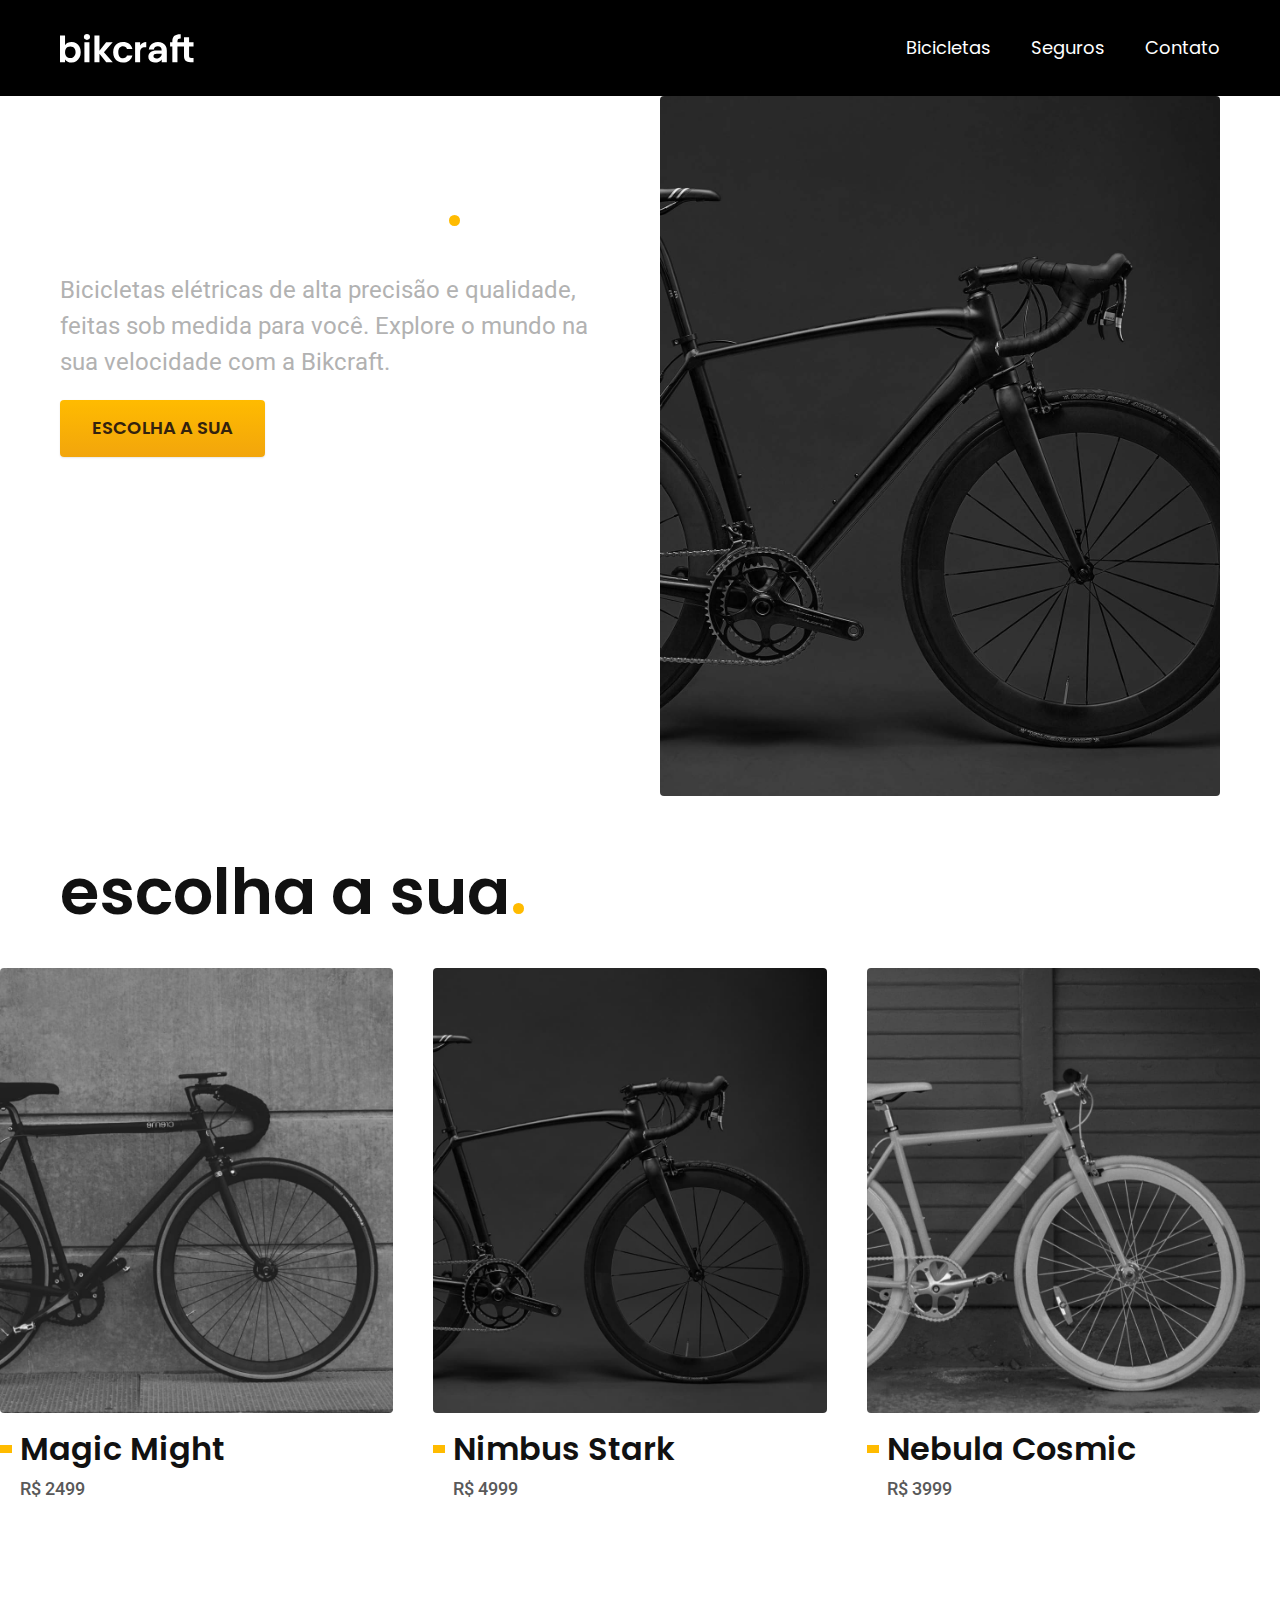
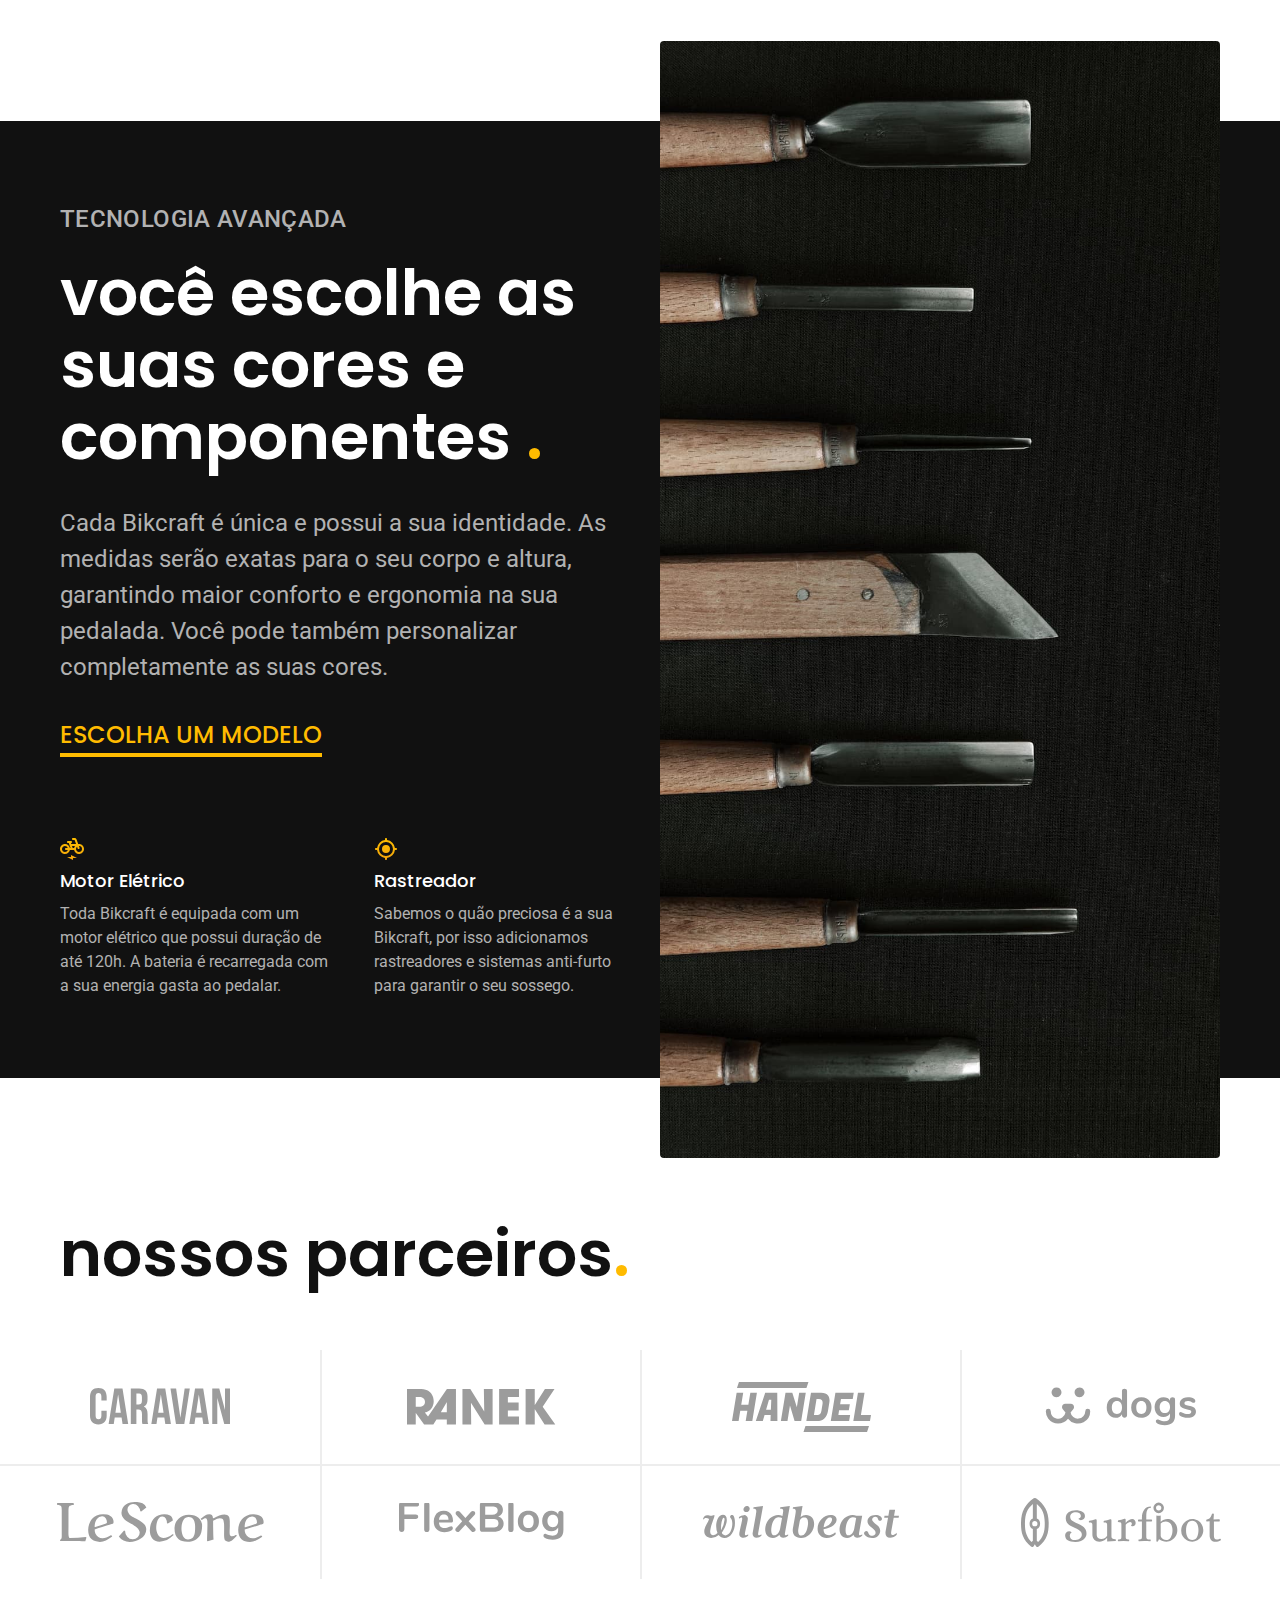
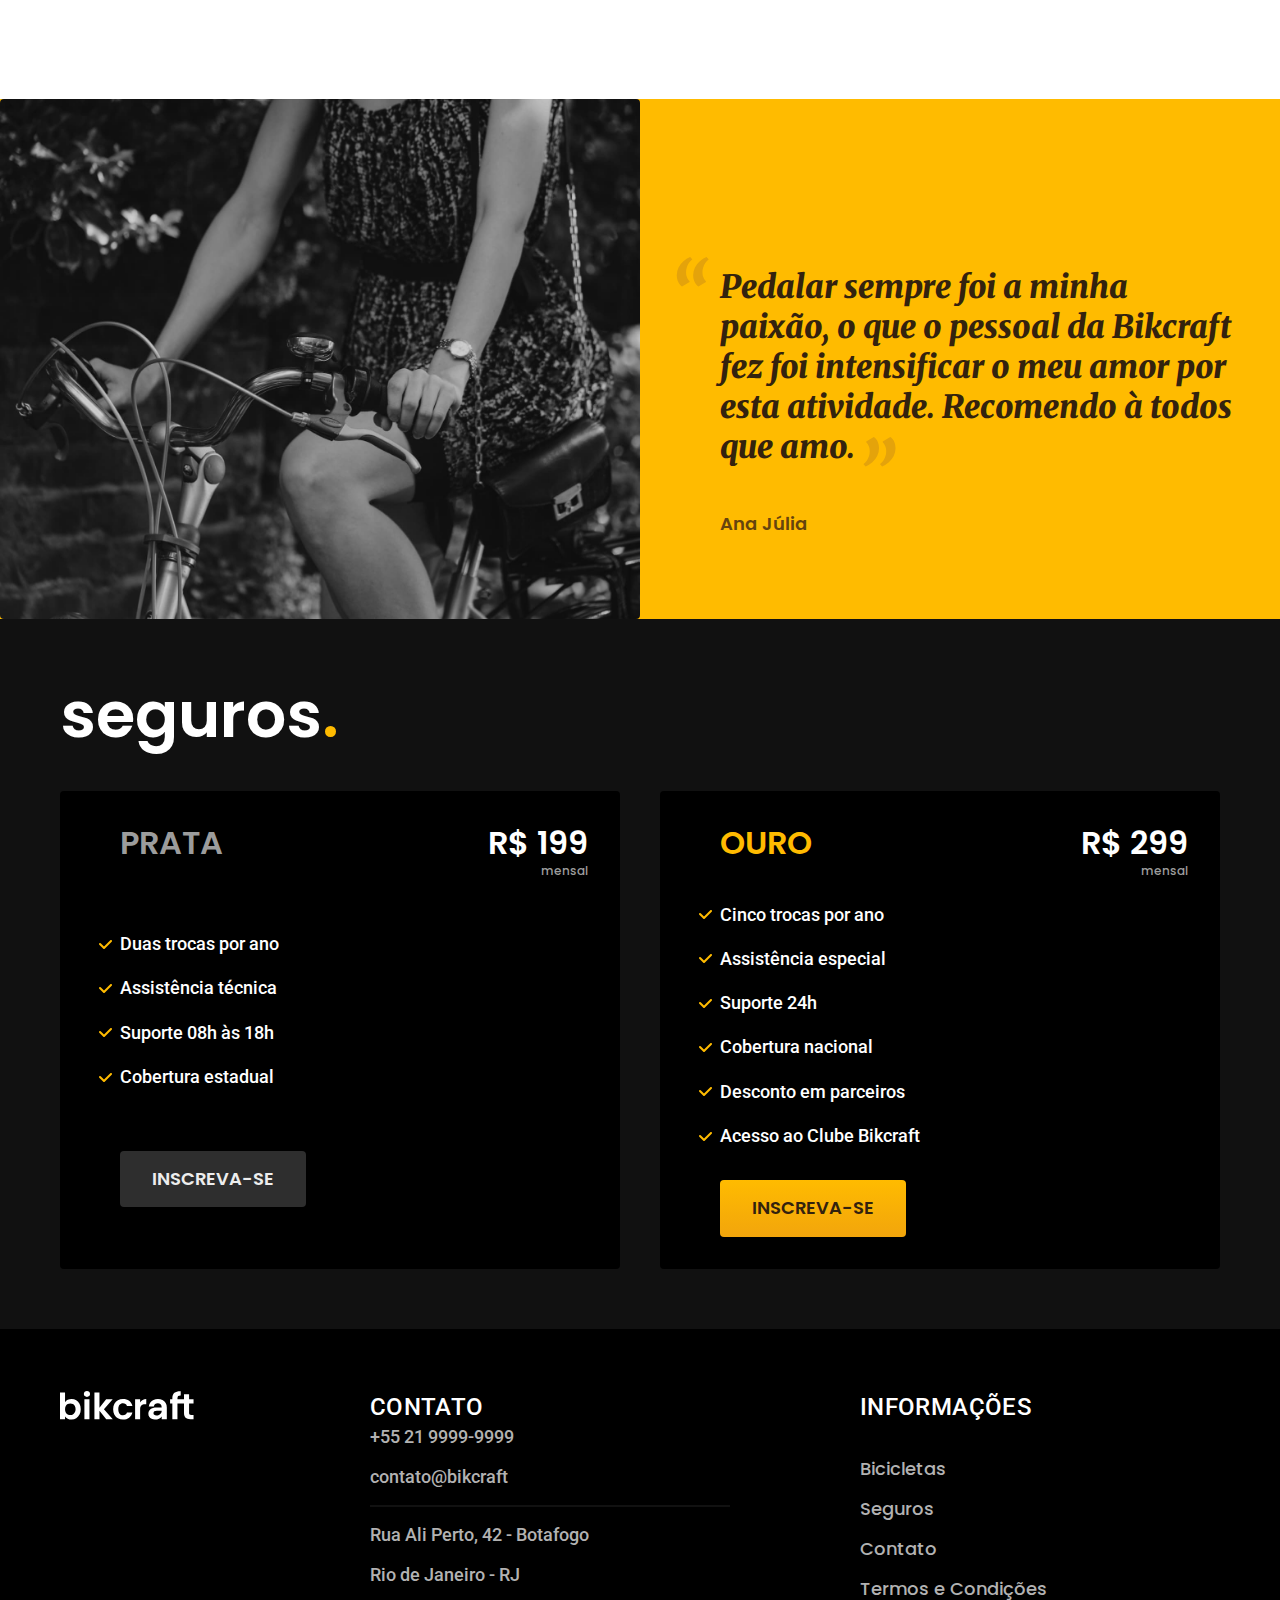
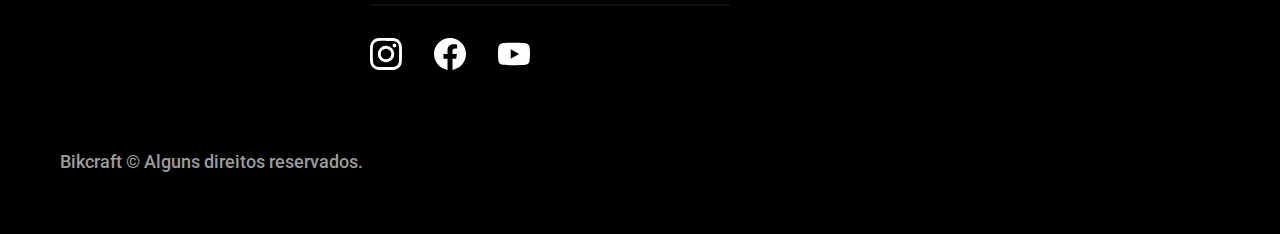
<file: index.html>
<!DOCTYPE html>
<html lang="pt-br">

<head>
    <meta charset="UTF-8">
    <meta name="viewport" content="width=device-width, initial-scale=1.0">
    <title>Bikcraft - Bicicletas Elétricas</title>
    <meta name="description"
        content="Bicicletas elétricas de alta precisao e qualidade feitas sob medida para o cliente. Explore o mundo na sua velocidade com a Bikcraft.">
    <link rel="stylesheet" href="./css/style.css">
    <link rel="preconnect" href="https://fonts.googleapis.com">
    <link rel="preconnect" href="https://fonts.gstatic.com" crossorigin>
    <link href="https://fonts.googleapis.com/css2?family=Roboto:wght@400;500&display=swap" rel="stylesheet">
    <link href="https://fonts.googleapis.com/css2?family=Poppins:wght@600&family=Roboto:wght@400;500&display=swap"
        rel="stylesheet">
    <link href="https://fonts.googleapis.com/css?family=Merriweather:400,700,900,900italic&display=swap"
        rel="stylesheet">

</head>

<body>
    <header class="header-bg">
        <div class="header container">
            <a href="./"><img src="./img/bikcraft.svg" alt="Bikcraft"></a>
            <nav aria-label="primaria">
                <ul class="header-menu font-1-m cor-0">
                    <li><a href="./bicicletas.html">Bicicletas</a></li>
                    <li><a href="./seguros.html">Seguros</a></li>
                    <li><a href="./contato.html">Contato</a></li>
                </ul>
            </nav>
        </div>
    </header>

    <main class="introducao-bg">
        <div class="introducao container">
            <div class="introduca-conteudo">
                <h1 class="font-1-xxl cor-0">Bicicletas feitas sob medida<span class="cor-p1">.</span></h1>
                <p class="font-2-l cor-5">Bicicletas elétricas de alta precisão e qualidade, feitas sob medida para
                    você. Explore o mundo na sua velocidade com a Bikcraft.</p>
                <a class="botao" href="./bicicletas.html">Escolha a sua</a>
            </div>
            <div>
                <img src="./img/fotos/introducao.jpg" alt="Bicicleta preta.">
            </div>
        </div>
    </main>

    <article class="bicicletas-lista">
        <h2 class="font-1-xxl container">escolha a sua<span class="cor-p1">.</span></h2>
        <ul>
            <li>
                <a href="./bicicletas/magic.html">
                    <img src="./img/bicicletas/magic-home.jpg" alt="Bicicleta preta">
                    <h3 class="font-1-xl">Magic Might</h3>
                    <span class="font-2-m cor-8">R$ 2499</span>
                </a>
            </li>
            <li>
                <a href="./bicicletas/nimbus.html">
                    <img src="./img/bicicletas/nimbus-home.jpg" alt="Bicicleta preta">
                    <h3 class="font-1-xl">Nimbus Stark</h3>
                    <span class="font-2-m cor-8">R$ 4999</span>
                </a>
            </li>
            <li>
                <a href="./bicicletas/nebula.html">
                    <img src="./img/bicicletas/nebula-home.jpg" alt="Bicicleta preta">
                    <h3 class="font-1-xl">Nebula Cosmic</h3>
                    <span class="font-2-m cor-8">R$ 3999</span>
                </a>
            </li>
        </ul>
    </article>

    <article class="tecnologia-bg">
        <div class="tecnologia container">
            <div class="tecnologia-conteudo">
                <span class="font-2-l-b cor-5">Tecnologia Avançada</span>
                <h2 class="font-1-xxl cor-0">você escolhe as suas cores e componentes <span class="cor-p1">.</span></h2>
                <p class="font-2-l cor-5">Cada Bikcraft é única e possui a sua identidade. As medidas serão exatas para
                    o seu corpo e altura, garantindo maior conforto e ergonomia na sua pedalada. Você pode também
                    personalizar completamente as suas cores.</p>
                <a class="link" href="./bicicletas.html">ESCOLHA UM MODELO</a>
                <div class="tecnologia-vantagens">
                    <div>
                        <img src="./img/icones/eletrica.svg" alt="">
                        <h3 class="font-1-m cor-0">Motor Elétrico</h3>
                        <p class="font-2-s cor-5">Toda Bikcraft é equipada com um motor elétrico que possui duração de
                            até
                            120h. A bateria é recarregada com a sua energia gasta ao pedalar.</p>
                    </div>
                    <div>
                        <img src="./img/icones/rastreador.svg" alt="">
                        <h3 class="font-1-m cor-0">Rastreador</h3>
                        <p class="font-2-s cor-5">Sabemos o quão preciosa é a sua Bikcraft, por isso adicionamos
                            rastreadores e sistemas anti-furto para garantir o seu sossego.</p>
                    </div>
                </div>
            </div>
            <div class="tecnologia-imagem">
                <img src="./img/fotos/tecnologia.jpg" alt="">
            </div>
        </div>
    </article>

    <section class="parceiros" aria-label="Nossos parceiros">
        <h2 class="container font-1-xxl">nossos parceiros<span class="cor-p1">.</span></h2>
        <ul>
            <li><img src="./img/parceiros/caravan.svg" alt="caravan"></li>
            <li><img src="./img/parceiros/ranek.svg" alt="ranek"></li>
            <li><img src="./img/parceiros/handel.svg" alt="handel"></li>
            <li><img src="./img/parceiros/dogs.svg" alt="dogs"></li>
            <li><img src="./img/parceiros/lescone.svg" alt="lescone"></li>
            <li><img src="./img/parceiros/flexblog.svg" alt="flexblog"></li>
            <li><img src="./img/parceiros/wildbeast.svg" alt="wildbeast"></li>
            <li><img src="./img/parceiros/surfbot.svg" alt="surfbot"></li>

        </ul>
    </section>

    <section class="depoimento" aria-label="Depoimento">
        <div>
            <img src="./img/fotos/depoimento.jpg" alt="Pessoa pedalando uma bicicleta Bikcraft">
        </div>
        <div class="depoimento-conteudo">
            <blockquote class="font-1-xl cor-p5">
                <p>Pedalar sempre foi a minha paixão, o que o pessoal da Bikcraft fez foi intensificar o meu amor por
                    esta atividade. Recomendo à todos que amo.</p>
                <span class="font-1-m-b cor-p4">Ana Júlia</span>
            </blockquote>
        </div>
    </section>

    <article class="seguros-bg">
        <div class="seguros container">
            <h2 class="seguro-prata font-1-xxl cor-0">seguros<span class="cor-p1">.</span></h2>
            <div class="seguros-item">
                <h3 class="font-1-xl cor-6">PRATA</h3>
                <span class="font-1-xl cor-0">R$ 199 <span class="font-1-xs cor-6">mensal</span></span>
                <ul class="font-2-m cor-0">
                    <li>Duas trocas por ano</li>
                    <li>Assistência técnica</li>
                    <li>Suporte 08h às 18h</li>
                    <li>Cobertura estadual</li>
                </ul>
                <a class="botao secundario" href="./orcamento.html">INSCREVA-SE</a>
            </div>

            <div class="seguros-item">
                <h3 class="font-1-xl cor-p1">OURO</h3>
                <span class="font-1-xl cor-0">R$ 299 <span class="font-1-xs cor-6">mensal</span></span>
                <ul class="font-2-m cor-0">
                    <li>Cinco trocas por ano</li>
                    <li>Assistência especial</li>
                    <li>Suporte 24h</li>
                    <li>Cobertura nacional</li>
                    <li>Desconto em parceiros</li>
                    <li>Acesso ao Clube Bikcraft</li>
                </ul>
                <a class="botao" href="./orcamento.html">INSCREVA-SE</a>
            </div>
        </div>
    </article>

    <footer class="footer-bg">
        <div class="footer container">
            <img src="./img/bikcraft.svg" alt="Bikcraft">
            <div class="footer-contato">
                <h2 class="font-2-l-b cor-0">Contato</h2>
                <ul class="cor-5 font-2-m">
                    <li><a href="tel:+552199999999">+55 21 9999-9999</a></li>
                    <li><a href="mailto:contato@bikcraft">contato@bikcraft</a></li>
                    <li>Rua Ali Perto, 42 - Botafogo</li>
                    <li>Rio de Janeiro - RJ</li>
                </ul>
                <div class="footer-redes">
                    <a href="./">
                        <img src="./img/redes/instagram.svg" alt="instagram">
                    </a>
                    <a href="./">
                        <img src="./img/redes/facebook.svg" alt="facebook">
                    </a>
                    <a href="./">
                        <img src="./img/redes/youtube.svg" alt="youtube">
                    </a>
                </div>
            </div>
            <div class="footer-informaceos">
                <h3 class="font-2-l-b cor-0">Informações</h3>
                <nav>
                    <ul class="font-1-m cor-5">
                        <li><a href="./bicicletas.html">Bicicletas</a></li>
                        <li><a href="./seguros.html">Seguros</a></li>
                        <li><a href="./contato.html">Contato</a></li>
                        <li><a href="./termos.html">Termos e Condições</a></li>
                    </ul>
                </nav>
            </div>

            <p class="font-2-m cor-6 footer-copy">Bikcraft © Alguns direitos reservados.</p>
        </div>
    </footer>

</body>

</html>
</file>
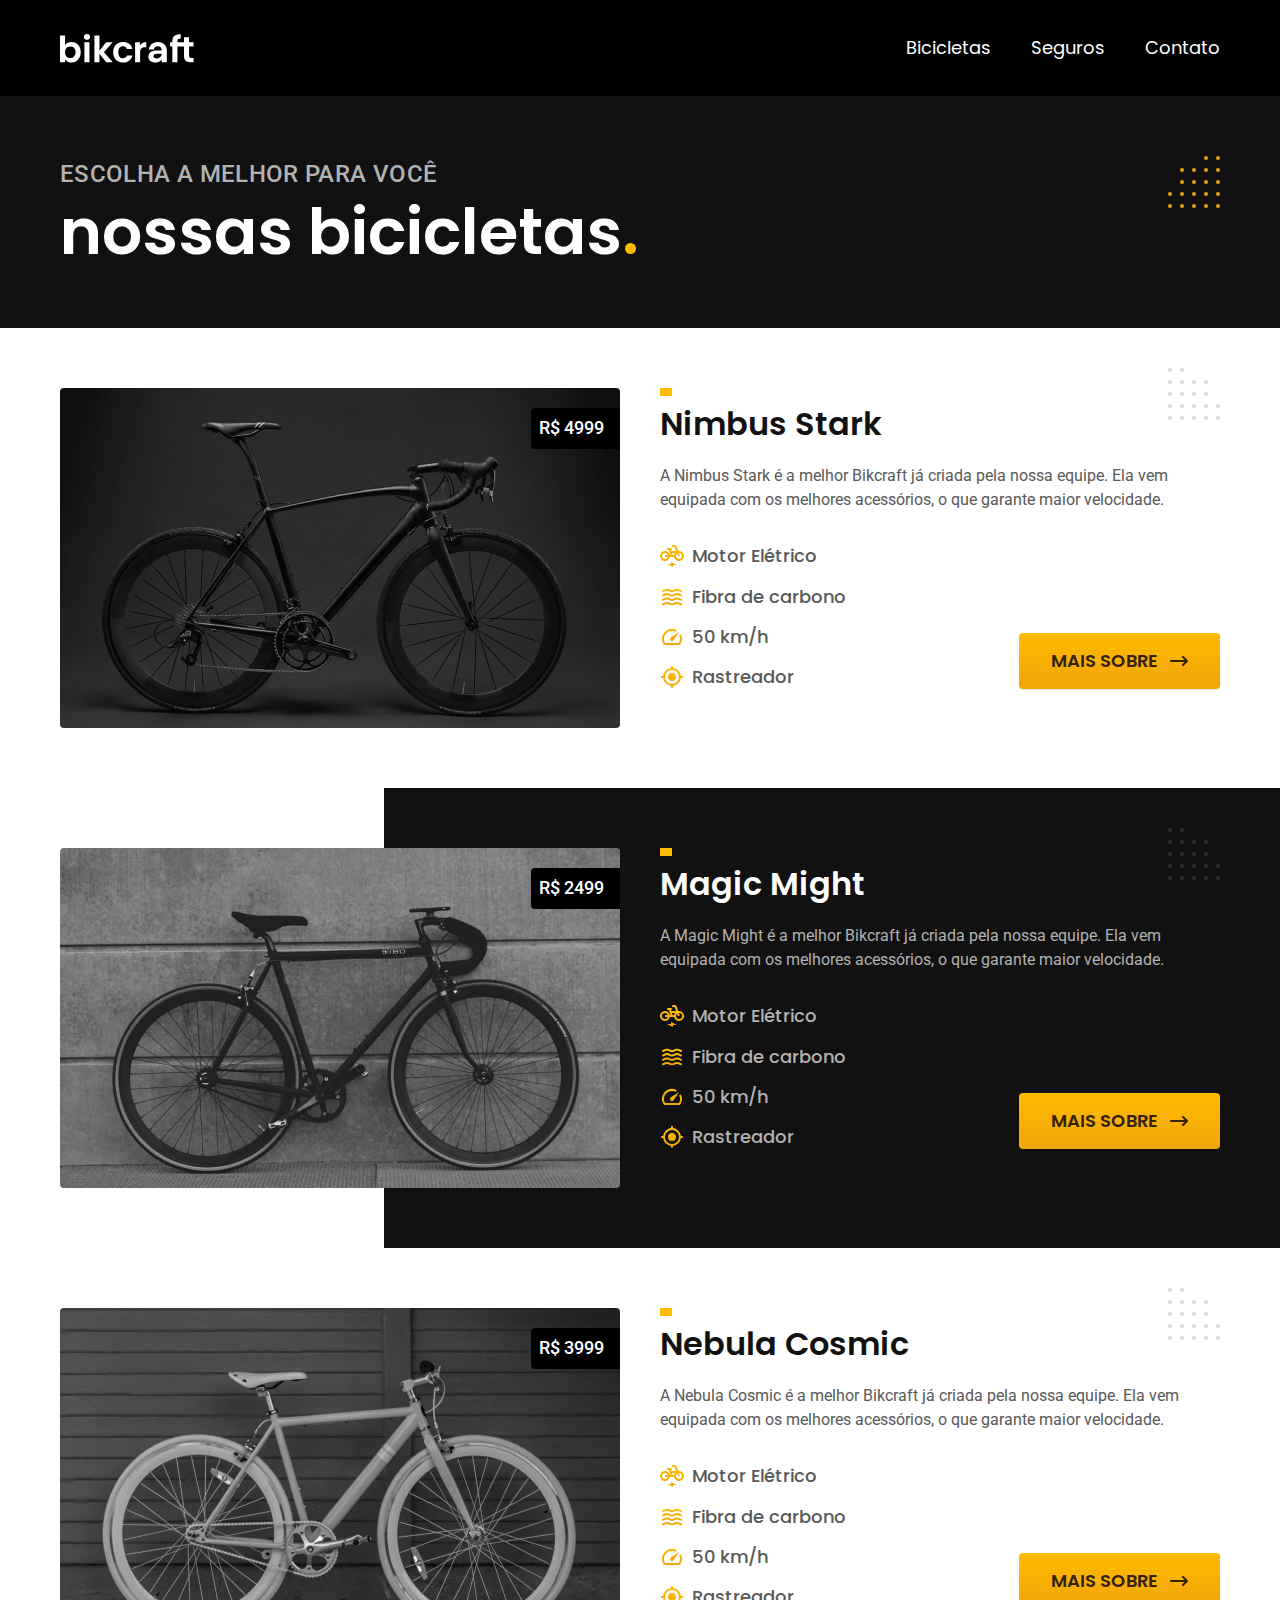
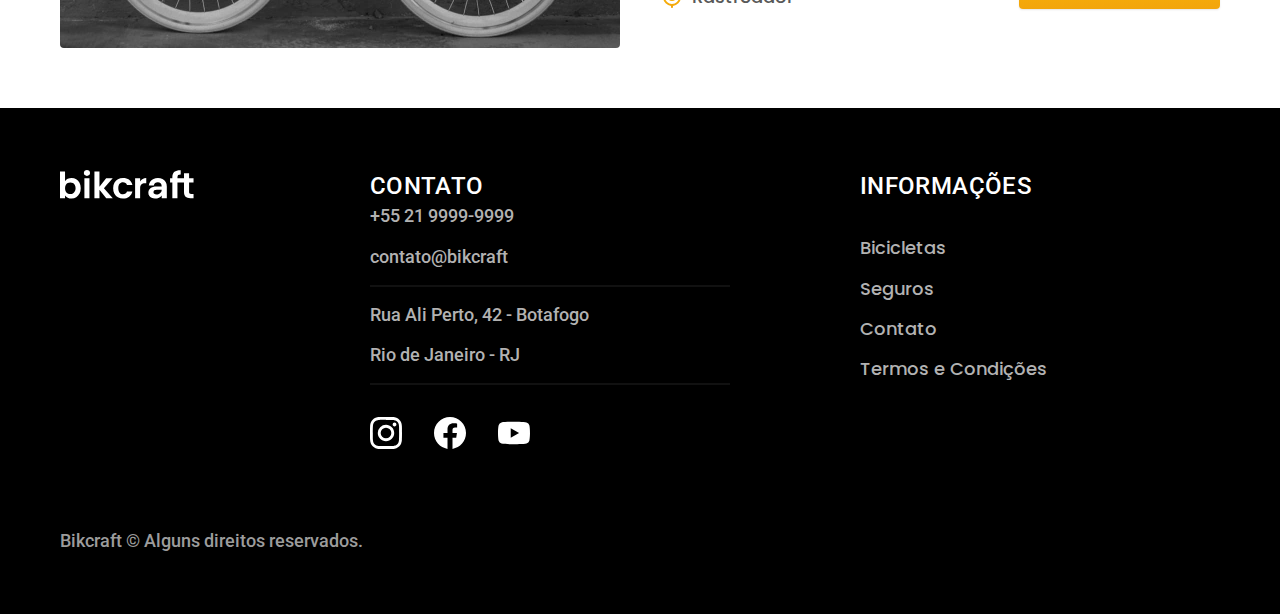
<file: bicicletas.html>
<!DOCTYPE html>
<html lang="pt-br">

<head>
    <meta charset="UTF-8">
    <meta name="viewport" content="width=device-width, initial-scale=1.0">
    <title>Bicicletas | Bikcraft</title>
    <meta name="description" content="Bikcraft.">
    <link rel="stylesheet" href="./css/style.css">
    <link rel="preconnect" href="https://fonts.googleapis.com">
    <link rel="preconnect" href="https://fonts.gstatic.com" crossorigin>
    <link href="https://fonts.googleapis.com/css2?family=Roboto:wght@400;500&display=swap" rel="stylesheet">
    <link href="https://fonts.googleapis.com/css2?family=Poppins:wght@600&family=Roboto:wght@400;500&display=swap"
        rel="stylesheet">
    <link href="https://fonts.googleapis.com/css?family=Merriweather:400,700,900,900italic&display=swap"
        rel="stylesheet">

</head>

<body id="bicicletas">
    <header class="header-bg">
        <div class="header container">
            <a href="./"><img src="./img/bikcraft.svg" alt="Bikcraft"></a>
            <nav aria-label="primaria">
                <ul class="header-menu font-1-m cor-0">
                    <li><a href="./bicicletas.html">Bicicletas</a></li>
                    <li><a href="./seguros.html">Seguros</a></li>
                    <li><a href="./contato.html">Contato</a></li>
                </ul>
            </nav>
        </div>
    </header>

    <main>
        <div class="titulo-bg">
            <div class="titulo container">
                <p class="font-2-l-b cor-5">Escolha a melhor para você</p>
                <h1 class="font-1-xxl cor-0">nossas bicicletas<span class="cor-p1">.</span></h1>
            </div>
        </div>

        <div class="bicicletas container">
            <div class="bicicleta-imagem">
                <img src="./img/bicicletas/nimbus.jpg" alt="Bicicleta preta">
                <span class="font-2-m cor-0">R$ 4999</span>
            </div>
            <div class="bicicletas-conteudo">
                <h2 class="font-1-xl">Nimbus Stark</h2>
                <p class="font-2-s cor-8">A Nimbus Stark é a melhor Bikcraft já criada pela nossa equipe. Ela vem
                    equipada
                    com os melhores
                    acessórios, o que garante maior velocidade.</p>
                <ul class="font-1-m cor-8">
                    <li><img src="./img/icones/eletrica.svg" alt="">
                        Motor Elétrico
                    </li>
                    <li><img src="./img/icones/carbono.svg" alt="">
                        Fibra de carbono
                    </li>
                    <li><img src="./img/icones/velocidade.svg" alt="">
                        50 km/h
                    </li>
                    <li><img src="./img/icones/rastreador.svg" alt="">
                        Rastreador
                    </li>
                </ul>
                <a class="botao seta" href="./bicicletas/nimbus.html">Mais Sobre</a>
            </div>
        </div>


        <!-- Segundo -->

        <div class="bicicletas-bg">
            <div class="bicicletas container">
                <div class="bicicleta-imagem">
                    <img src="./img/bicicletas/magic.jpg" alt="Bicicleta preta">
                    <span class="font-2-m cor-0">R$ 2499</span>
                </div>
                <div class="bicicletas-conteudo">
                    <h2 class="font-1-xl cor-0">Magic Might</h2>
                    <p class="font-2-s cor-5">A Magic Might é a melhor Bikcraft já criada pela nossa equipe. Ela vem
                        equipada
                        com os melhores
                        acessórios, o que garante maior velocidade.</p>
                    <ul class="font-1-m cor-5">
                        <li><img src="./img/icones/eletrica.svg" alt="">
                            Motor Elétrico
                        </li>
                        <li><img src="./img/icones/carbono.svg" alt="">
                            Fibra de carbono
                        </li>
                        <li><img src="./img/icones/velocidade.svg" alt="">
                            50 km/h
                        </li>
                        <li><img src="./img/icones/rastreador.svg" alt="">
                            Rastreador
                        </li>
                    </ul>
                    <a class="botao seta" href="./bicicletass/magic.html">Mais Sobre</a>
                </div>
            </div>
        </div>

        <!-- Terceiro -->

        <div class="bicicletas container">
            <div class="bicicleta-imagem">
                <img src="./img/bicicletas/nebula.jpg" alt="Bicicleta preta">
                <span class="font-2-m cor-0">R$ 3999</span>
            </div>
            <div class="bicicletas-conteudo">
                <h2 class="font-1-xl">Nebula Cosmic</h2>
                <p class="font-2-s cor-8">A Nebula Cosmic é a melhor Bikcraft já criada pela nossa equipe. Ela vem
                    equipada
                    com os melhores
                    acessórios, o que garante maior velocidade.</p>
                <ul class="font-1-m cor-8">
                    <li><img src="./img/icones/eletrica.svg" alt="">
                        Motor Elétrico
                    </li>
                    <li><img src="./img/icones/carbono.svg" alt="">
                        Fibra de carbono
                    </li>
                    <li><img src="./img/icones/velocidade.svg" alt="">
                        50 km/h
                    </li>
                    <li><img src="./img/icones/rastreador.svg" alt="">
                        Rastreador
                    </li>
                </ul>
                <a class="botao seta" href="./bicicletas/nebula.html">Mais Sobre</a>
            </div>
        </div>

    </main>

    <footer class="footer-bg">
        <div class="footer container">
            <img src="./img/bikcraft.svg" alt="Bikcraft">
            <div class="footer-contato">
                <h2 class="font-2-l-b cor-0">Contato</h2>
                <ul class="cor-5 font-2-m">
                    <li><a href="tel:+552199999999">+55 21 9999-9999</a></li>
                    <li><a href="mailto:contato@bikcraft">contato@bikcraft</a></li>
                    <li>Rua Ali Perto, 42 - Botafogo</li>
                    <li>Rio de Janeiro - RJ</li>
                </ul>
                <div class="footer-redes">
                    <a href="./">
                        <img src="./img/redes/instagram.svg" alt="instagram">
                    </a>
                    <a href="./">
                        <img src="./img/redes/facebook.svg" alt="facebook">
                    </a>
                    <a href="./">
                        <img src="./img/redes/youtube.svg" alt="youtube">
                    </a>
                </div>
            </div>
            <div class="footer-informaceos">
                <h3 class="font-2-l-b cor-0">Informações</h3>
                <nav>
                    <ul class="font-1-m cor-5">
                        <li><a href="./bicicletas.html">Bicicletas</a></li>
                        <li><a href="./seguros.html">Seguros</a></li>
                        <li><a href="./contato.html">Contato</a></li>
                        <li><a href="./termos.html">Termos e Condições</a></li>
                    </ul>
                </nav>
            </div>

            <p class="font-2-m cor-6 footer-copy">Bikcraft © Alguns direitos reservados.</p>
        </div>
    </footer>
</body>

</html>
</file>
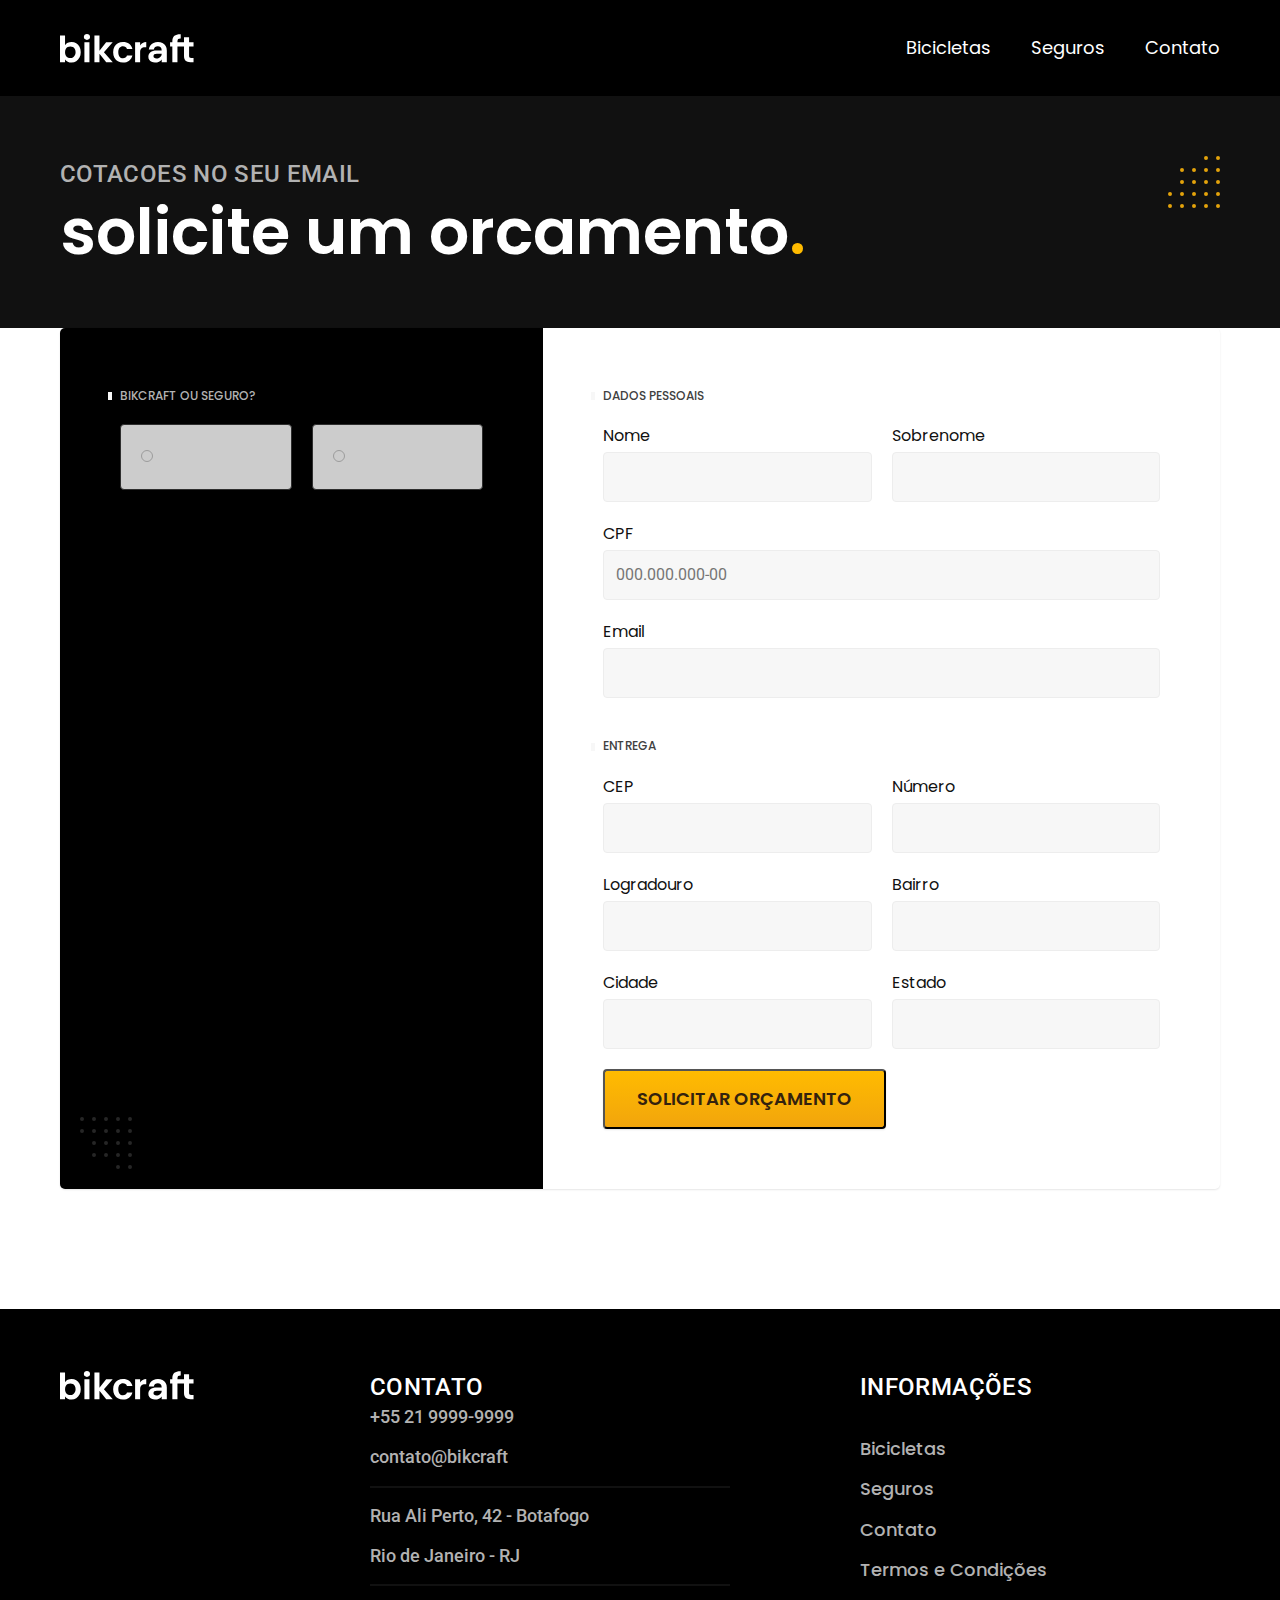
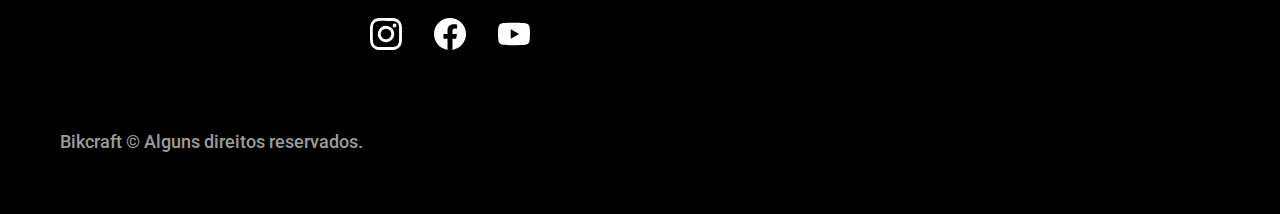
<file: orcamento.html>
<!DOCTYPE html>
<html lang="pt-br">

<head>
    <meta charset="UTF-8">
    <meta name="viewport" content="width=device-width, initial-scale=1.0">
    <title>Orcamento | Bikcraft</title>
    <meta name="description" content="Termos e Condições.">
    <link rel="stylesheet" href="./css/style.css">
    <link rel="preconnect" href="https://fonts.googleapis.com">
    <link rel="preconnect" href="https://fonts.gstatic.com" crossorigin>
    <link href="https://fonts.googleapis.com/css2?family=Roboto:wght@400;500&display=swap" rel="stylesheet">
    <link href="https://fonts.googleapis.com/css2?family=Poppins:wght@600&family=Roboto:wght@400;500&display=swap"
        rel="stylesheet">
    <link href="https://fonts.googleapis.com/css?family=Merriweather:400,700,900,900italic&display=swap"
        rel="stylesheet">

</head>

<body id="orcamento">
    <header class="header-bg">
        <div class="header container">
            <a href="./"><img src="./img/bikcraft.svg" alt="Bikcraft"></a>
            <nav aria-label="primaria">
                <ul class="header-menu font-1-m cor-0">
                    <li><a href="./bicicletas.html">Bicicletas</a></li>
                    <li><a href="./seguros.html">Seguros</a></li>
                    <li><a href="./contato.html">Contato</a></li>
                </ul>
            </nav>
        </div>
    </header>

    <main>
        <div class="titulo-bg">
            <div class="titulo container">
                <p class="font-2-l-b cor-5">Cotacoes no seu email</p>
                <h1 class="font-1-xxl cor-0">solicite um orcamento<span class="cor-p1">.</span></h1>
            </div>
        </div>

        <form class="orcamento container" action="./">
            <div class="orcamento-produto">
                <h2 class="font-1-xs cor-5">Bikcraft ou seguro?</h2>

                <input type="radio" name="tipo" value="bikcraft" id="bikcraft">
                <label for="bikcraft">Bikcraft</label>

                
                <input type="radio" name="tipo" value="seguro" id="seguro">
                <label for="seguro">Seguro</label>

                <div class="orcamento-conteudo" id="orcamento-bikcraft">
                    <h2 class="font-1-xs cor-0">Escolha a sua</h2>
                
                    <input type="radio" name="produto" value="nimbus" id="nimbus">
                    <label for="nimbus">Nimbus Stark <span>R$ 4.999</span></label>
                    <div class="orcamento-detalhes">
                        <ul class="font-1-xs cor-8">
                            <li> <img src="./img/icones/eletrica.svg" alt="">  Motor Eletrico</li>
                            <li> <img src="./img/icones/carbono.svg" alt="">  Fibra de carbono</li>
                            <li> <img src="./img/icones/velocidade.svg" alt="">  50 km/h</li>
                            <li> <img src="./img/icones/rastreador.svg" alt="">  Rastreador</li>
                        </ul>
                        <img src="./img/bicicletas/nimbus.jpg" alt="bike preta">
                    </div>

                    <input type="radio" name="produto" value="magic" id="magic">
                    <label for="magic">Magic Might <span>R$ 2.499</span></label>
                    <div class="orcamento-detalhes">
                        <ul class="font-1-xs cor-8">
                            <li> <img src="./img/icones/eletrica.svg" alt="">  Motor Eletrico</li>
                            <li> <img src="./img/icones/carbono.svg" alt="">  Fibra de carbono</li>
                            <li> <img src="./img/icones/velocidade.svg" alt="">  45 km/h</li>
                            <li> <img src="./img/icones/rastreador.svg" alt="">  Rastreador</li>
                        </ul>
                        <img src="./img/bicicletas/magic.jpg" alt="bike preta">
                    </div>

                    <input type="radio" name="produto" value="nebula" id="nebula">
                    <label for="nebula">Nebula Cosmic <span>R$ 3.999</span></label>
                    <div class="orcamento-detalhes">
                        <ul class="font-1-xs cor-8">
                            <li> <img src="./img/icones/eletrica.svg" alt="">  Motor Eletrico</li>
                            <li> <img src="./img/icones/carbono.svg" alt="">  Fibra de carbono</li>
                            <li> <img src="./img/icones/velocidade.svg" alt="">  40 km/h</li>
                            <li> <img src="./img/icones/rastreador.svg" alt="">  Rastreador</li>
                        </ul>
                        <img src="./img/bicicletas/nebula-home.jpg" alt="bike branca">
                    </div>
                </div>

                <div class="orcamento-conteudo" id="orcamento-seguro ">
                    <h2 class="font-1-xs cor-0">Escolha o plano</h2>

                    <input type="radio" name="produto" value="prata" id="prata">
                    <label for="prata">Prata <span>R$ 199</span></label>

                    <input type="radio" name="produto" value="ouro" id="ouro">
                    <label for="ouro">Ouro <span>R$ 299</span></label>
                </div>
            </div>

            <div class="orcamento-dados form">
                <h2 class="font-1-xs cor-9 col-2">Dados Pessoais</h2>
                <div>
                    <label for="nome">Nome</label>
                    <input type="text" id="nome" name="nome">
                </div>
                <div>
                    <label for="sobrenome">Sobrenome</label>
                    <input type="text" id="sobrenome" name="sobrenome">
                </div>
                <div class="col-2">
                    <label for="cpf">CPF</label>
                    <input type="text" id="cpf" name="cpf" placeholder="000.000.000-00">
                </div>
                <div class="col-2">
                    <label for="email">Email</label>
                    <input type="email" id="email" name="email" >
                </div>
                <h2 class="font-1-xs cor-9 col-2">entrega</h2> 
                <div>
                    <label for="cep">CEP</label>
                    <input type="text" id="cep" name="cep">
                </div>
                <div>
                    <label for="numero">Número</label>
                    <input type="text" id="numero" name="numero">
                </div>
                <div>
                    <label for="logradouro">Logradouro</label>
                    <input type="text" id="logradouro" name="logradouro">
                </div>
                <div>
                    <label for="bairro">Bairro</label>
                    <input type="text" id="bairro" name="bairro">
                </div>
                <div>
                    <label for="cidade">Cidade</label>
                    <input type="text" id="cidade" name="cidade">
                </div>
                <div>
                    <label for="estado">Estado</label>
                    <input type="text" id="estado" name="estado">
                </div>
                  <button class="botao col-2">Solicitar Orçamento</button>
                </div>
            </div>

        </form>
    </main>

    <footer class="footer-bg">
        <div class="footer container">
            <img src="./img/bikcraft.svg" alt="Bikcraft">
            <div class="footer-contato">
                <h2 class="font-2-l-b cor-0">Contato</h2>
                <ul class="cor-5 font-2-m">
                    <li><a href="tel:+552199999999">+55 21 9999-9999</a></li>
                    <li><a href="mailto:contato@bikcraft">contato@bikcraft</a></li>
                    <li>Rua Ali Perto, 42 - Botafogo</li>
                    <li>Rio de Janeiro - RJ</li>
                </ul>
                <div class="footer-redes">
                    <a href="./">
                        <img src="./img/redes/instagram.svg" alt="instagram">
                    </a>
                    <a href="./">
                        <img src="./img/redes/facebook.svg" alt="facebook">
                    </a>
                    <a href="./">
                        <img src="./img/redes/youtube.svg" alt="youtube">
                    </a>
                </div>
            </div>
            <div class="footer-informaceos">
                <h3 class="font-2-l-b cor-0">Informações</h3>
                <nav>
                    <ul class="font-1-m cor-5">
                        <li><a href="./bicicletas.html">Bicicletas</a></li>
                        <li><a href="./seguros.html">Seguros</a></li>
                        <li><a href="./contato.html">Contato</a></li>
                        <li><a href="./termos.html">Termos e Condições</a></li>
                    </ul>
                </nav>
            </div>

            <p class="font-2-m cor-6 footer-copy">Bikcraft © Alguns direitos reservados.</p>
        </div>
    </footer>
</body>

</html>
</file>
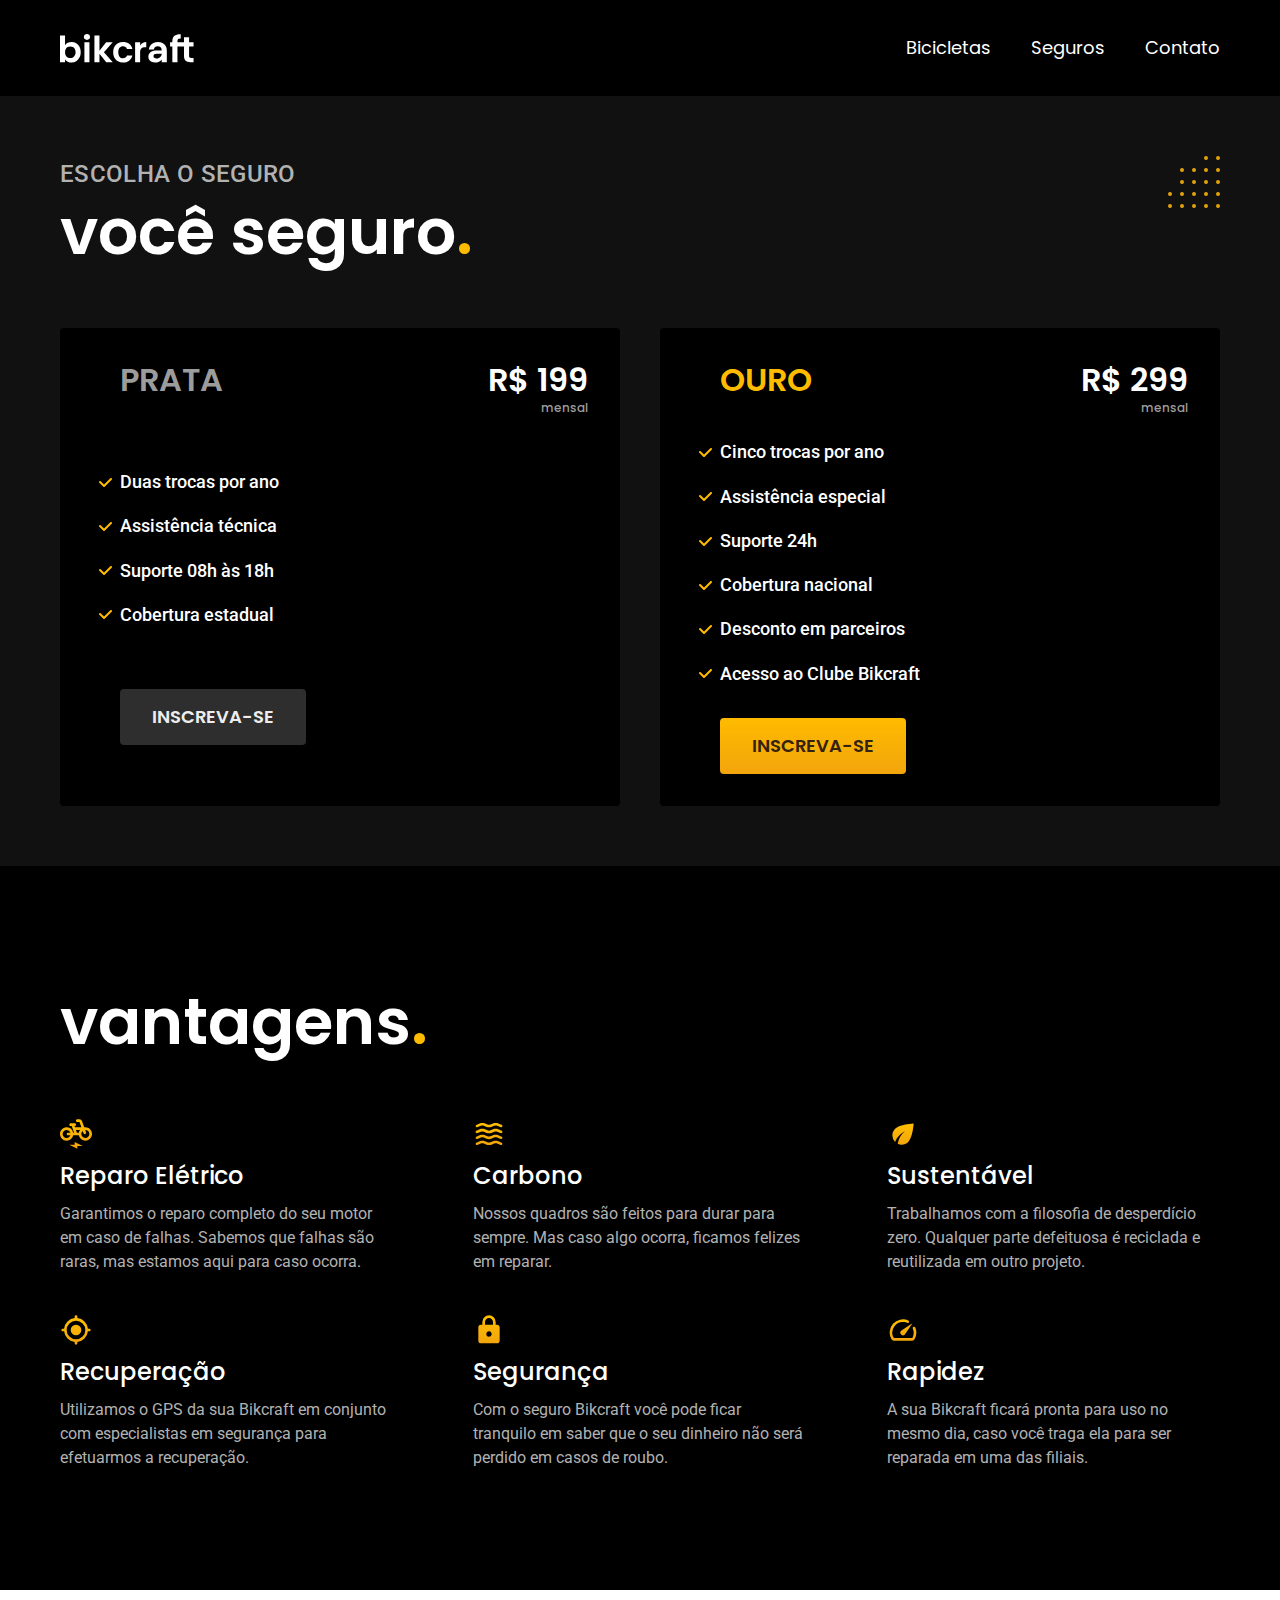
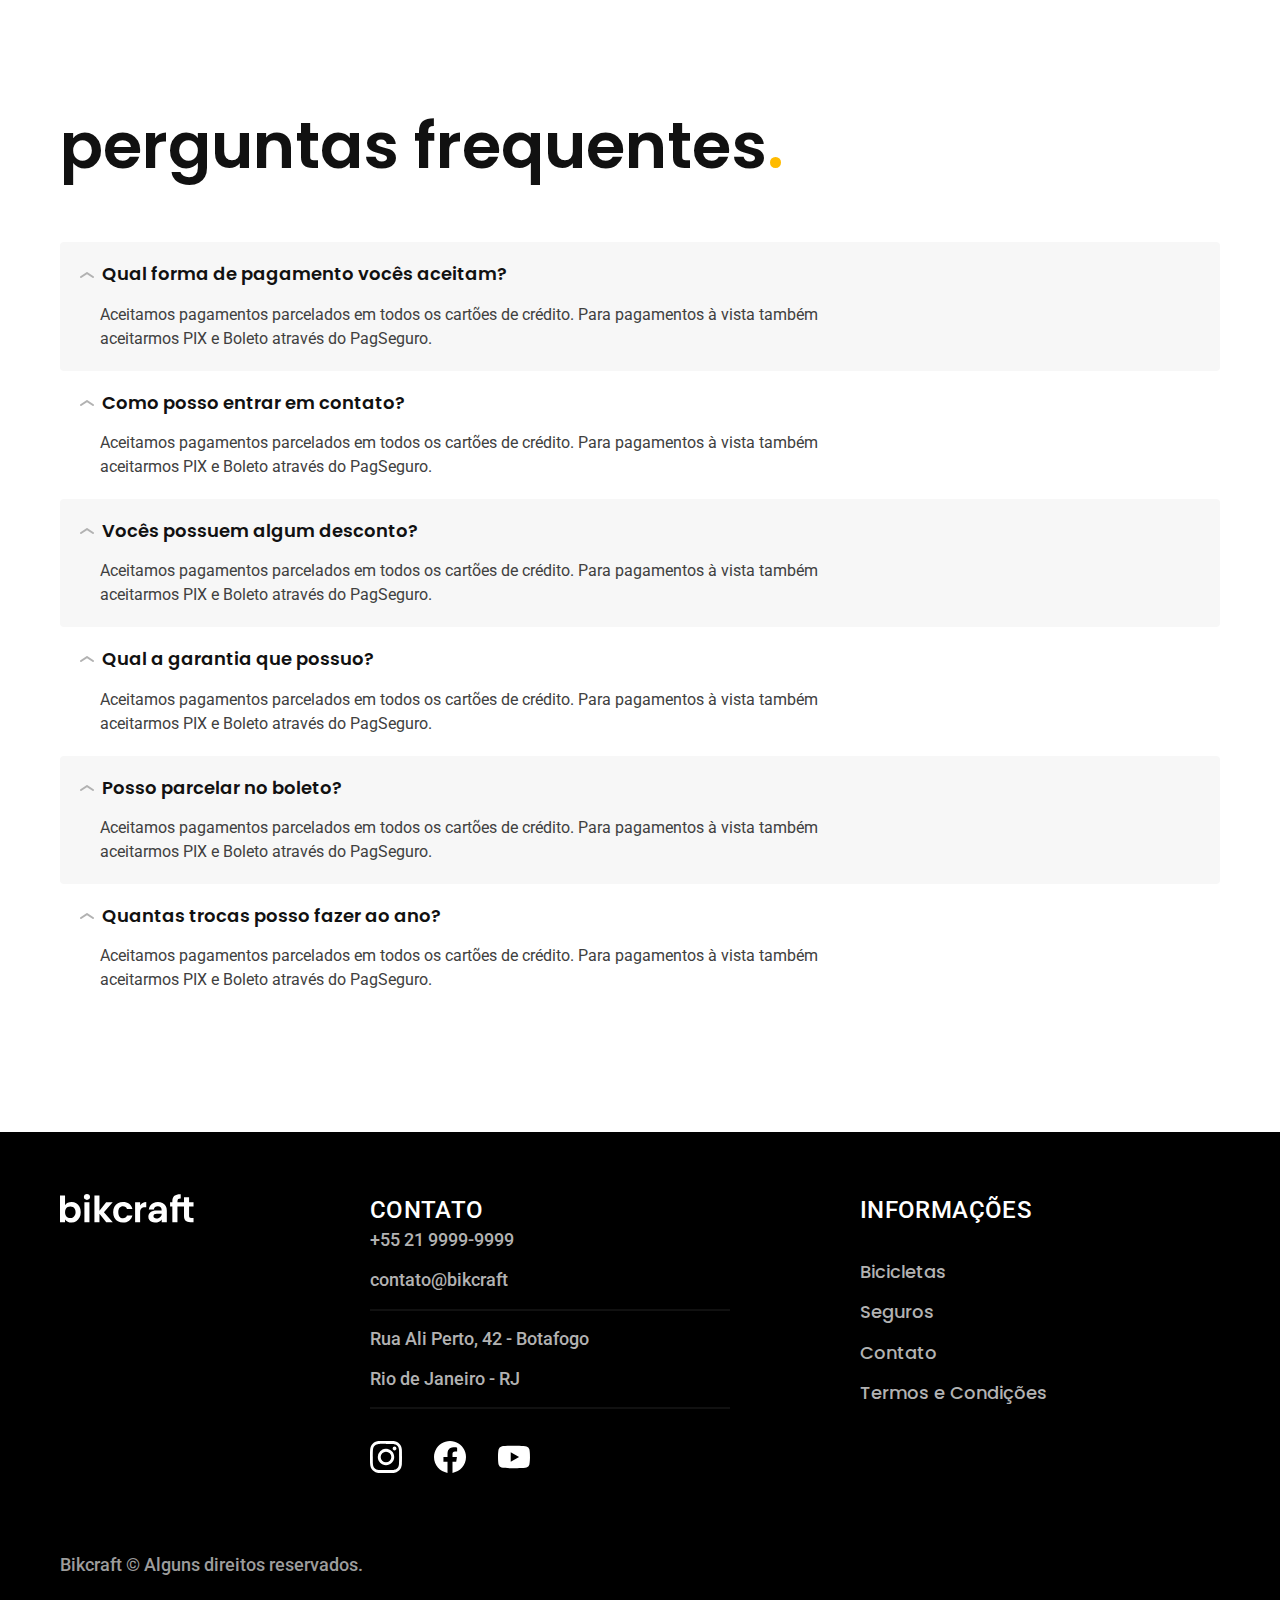
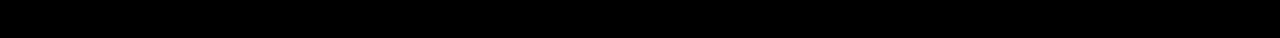
<file: seguros.html>
<!DOCTYPE html>
<html lang="pt-br">

<head>
    <meta charset="UTF-8">
    <meta name="viewport" content="width=device-width, initial-scale=1.0">
    <title>Seguros| Bikcraft</title>
    <meta name="description" content="Termos e Condições.">
    <link rel="stylesheet" href="./css/style.css">
    <link rel="preconnect" href="https://fonts.googleapis.com">
    <link rel="preconnect" href="https://fonts.gstatic.com" crossorigin>
    <link href="https://fonts.googleapis.com/css2?family=Roboto:wght@400;500&display=swap" rel="stylesheet">
    <link href="https://fonts.googleapis.com/css2?family=Poppins:wght@600&family=Roboto:wght@400;500&display=swap"
        rel="stylesheet">
    <link href="https://fonts.googleapis.com/css?family=Merriweather:400,700,900,900italic&display=swap"
        rel="stylesheet">

</head>

<body id="seguros">
    <header class="header-bg">
        <div class="header container">
            <a href="./"><img src="./img/bikcraft.svg" alt="Bikcraft"></a>
            <nav aria-label="primaria">
                <ul class="header-menu font-1-m cor-0">
                    <li><a href="./bicicletas.html">Bicicletas</a></li>
                    <li><a href="./seguros.html">Seguros</a></li>
                    <li><a href="./contato.html">Contato</a></li>
                </ul>
            </nav>
        </div>
    </header>

    <main class="seguros-bg">
        <div class="titulo-bg">
            <div class="titulo container">
                <p class="font-2-l-b cor-5">Escolha o seguro</p>
                <h1 class="font-1-xxl cor-0">você seguro<span class="cor-p1">.</span></h1>
            </div>
        </div>

        <div class="seguros container">
            <div class="seguros-item">
                <h3 class="font-1-xl cor-6">PRATA</h3>
                <span class="font-1-xl cor-0">R$ 199 <span class="font-1-xs cor-6">mensal</span></span>
                <ul class="font-2-m cor-0">
                    <li>Duas trocas por ano</li>
                    <li>Assistência técnica</li>
                    <li>Suporte 08h às 18h</li>
                    <li>Cobertura estadual</li>
                </ul>
                <a class="botao secundario" href="./orcamento.html">INSCREVA-SE</a>
            </div>

            <div class="seguros-item">
                <h3 class="font-1-xl cor-p1">OURO</h3>
                <span class="font-1-xl cor-0">R$ 299 <span class="font-1-xs cor-6">mensal</span></span>
                <ul class="font-2-m cor-0">
                    <li>Cinco trocas por ano</li>
                    <li>Assistência especial</li>
                    <li>Suporte 24h</li>
                    <li>Cobertura nacional</li>
                    <li>Desconto em parceiros</li>
                    <li>Acesso ao Clube Bikcraft</li>
                </ul>
                <a class="botao" href="./orcamento.html">INSCREVA-SE</a>
            </div>
        </div>
    </main>

    <article class="vantagens-bg">
        <div class="vantagens container">
            <h2 class="font-1-xxl cor-0">vantagens<span class="cor-p1">.</span></h2>
            <ul>
                <li>
                    <img src="./img/icones/eletrica.svg" alt="">
                    <h3 class="font-1-l cor-0">Reparo Elétrico</h3>
                    <p class="font-2-s cor-5">Garantimos o reparo completo do seu motor em caso de falhas.
                        Sabemos que falhas são raras, mas estamos aqui para caso ocorra.</p>
                </li>
                <li>
                    <img src="./img/icones/carbono.svg" alt="">
                    <h3 class="font-1-l cor-0">Carbono</h3>
                    <p class="font-2-s cor-5">Nossos quadros são feitos para durar para sempre. Mas caso algo
                        ocorra, ficamos felizes em reparar.</p>
                </li>
                <li>
                    <img src="./img/icones/sustentavel.svg" alt="">
                    <h3 class="font-1-l cor-0">Sustentável</h3>
                    <p class="font-2-s cor-5">Trabalhamos com a filosofia de desperdício zero. Qualquer parte
                        defeituosa é reciclada e reutilizada em outro projeto.</p>
                </li>
                <li>
                    <img src="./img/icones/rastreador.svg" alt="">
                    <h3 class="font-1-l cor-0">Recuperação</h3>
                    <p class="font-2-s cor-5">Utilizamos o GPS da sua Bikcraft em conjunto com especialistas em
                        segurança para efetuarmos a recuperação.</p>
                </li>
                <li>
                    <img src="./img/icones/seguro.svg" alt="">
                    <h3 class="font-1-l cor-0">Segurança</h3>
                    <p class="font-2-s cor-5">Com o seguro Bikcraft você pode ficar tranquilo em saber que o seu
                        dinheiro não será perdido em casos de roubo.</p>
                </li>
                <li>
                    <img src="./img/icones/velocidade.svg" alt="">
                    <h3 class="font-1-l cor-0">Rapidez</h3>
                    <p class="font-2-s cor-5">A sua Bikcraft ficará pronta para uso no mesmo dia, caso você
                        traga ela para ser reparada em uma das filiais.</p>
                </li>
            </ul>
        </div>
    </article>

    <article class="perguntas container">
        <h2 class="font-1-xxl">perguntas frequentes<span class="cor-p1">.</span></h2>
        <dl>
            <div>
                <dt class="font-1-m-b">Qual forma de pagamento vocês aceitam?</dt>
                <dd class="font-2-s cor-9">Aceitamos pagamentos parcelados em todos os cartões de crédito. Para
                    pagamentos à vista também aceitarmos PIX e Boleto através do PagSeguro.</dd>
            </div>
            <div>
                <dt class="font-1-m-b">Como posso entrar em contato?</dt>
                <dd class="font-2-s cor-9">Aceitamos pagamentos parcelados em todos os cartões de crédito. Para
                    pagamentos à vista também aceitarmos PIX e Boleto através do PagSeguro.</dd>
            </div>
            <div>
                <dt class="font-1-m-b">Vocês possuem algum desconto?</dt>
                <dd class="font-2-s cor-9">Aceitamos pagamentos parcelados em todos os cartões de crédito. Para
                    pagamentos à vista também aceitarmos PIX e Boleto através do PagSeguro.</dd>
            </div>
            <div>
                <dt class="font-1-m-b">Qual a garantia que possuo?</dt>
                <dd class="font-2-s cor-9">Aceitamos pagamentos parcelados em todos os cartões de crédito. Para
                    pagamentos à vista também aceitarmos PIX e Boleto através do PagSeguro.</dd>
            </div>
            <div>
                <dt class="font-1-m-b">Posso parcelar no boleto?</dt>
                <dd class="font-2-s cor-9">Aceitamos pagamentos parcelados em todos os cartões de crédito. Para
                    pagamentos à vista também aceitarmos PIX e Boleto através do PagSeguro.</dd>
            </div>
            <div>
                <dt class="font-1-m-b">Quantas trocas posso fazer ao ano?</dt>
                <dd class="font-2-s cor-9">Aceitamos pagamentos parcelados em todos os cartões de crédito. Para
                    pagamentos à vista também aceitarmos PIX e Boleto através do PagSeguro.</dd>
            </div>
        </dl>
    </article>

    <footer class="footer-bg">
        <div class="footer container">
            <img src="./img/bikcraft.svg" alt="Bikcraft">
            <div class="footer-contato">
                <h2 class="font-2-l-b cor-0">Contato</h2>
                <ul class="cor-5 font-2-m">
                    <li><a href="tel:+552199999999">+55 21 9999-9999</a></li>
                    <li><a href="mailto:contato@bikcraft">contato@bikcraft</a></li>
                    <li>Rua Ali Perto, 42 - Botafogo</li>
                    <li>Rio de Janeiro - RJ</li>
                </ul>
                <div class="footer-redes">
                    <a href="./">
                        <img src="./img/redes/instagram.svg" alt="instagram">
                    </a>
                    <a href="./">
                        <img src="./img/redes/facebook.svg" alt="facebook">
                    </a>
                    <a href="./">
                        <img src="./img/redes/youtube.svg" alt="youtube">
                    </a>
                </div>
            </div>
            <div class="footer-informaceos">
                <h3 class="font-2-l-b cor-0">Informações</h3>
                <nav>
                    <ul class="font-1-m cor-5">
                        <li><a href="./bicicletas.html">Bicicletas</a></li>
                        <li><a href="./seguros.html">Seguros</a></li>
                        <li><a href="./contato.html">Contato</a></li>
                        <li><a href="./termos.html">Termos e Condições</a></li>
                    </ul>
                </nav>
            </div>

            <p class="font-2-m cor-6 footer-copy">Bikcraft © Alguns direitos reservados.</p>
        </div>
    </footer>
</body>

</html>
</file>
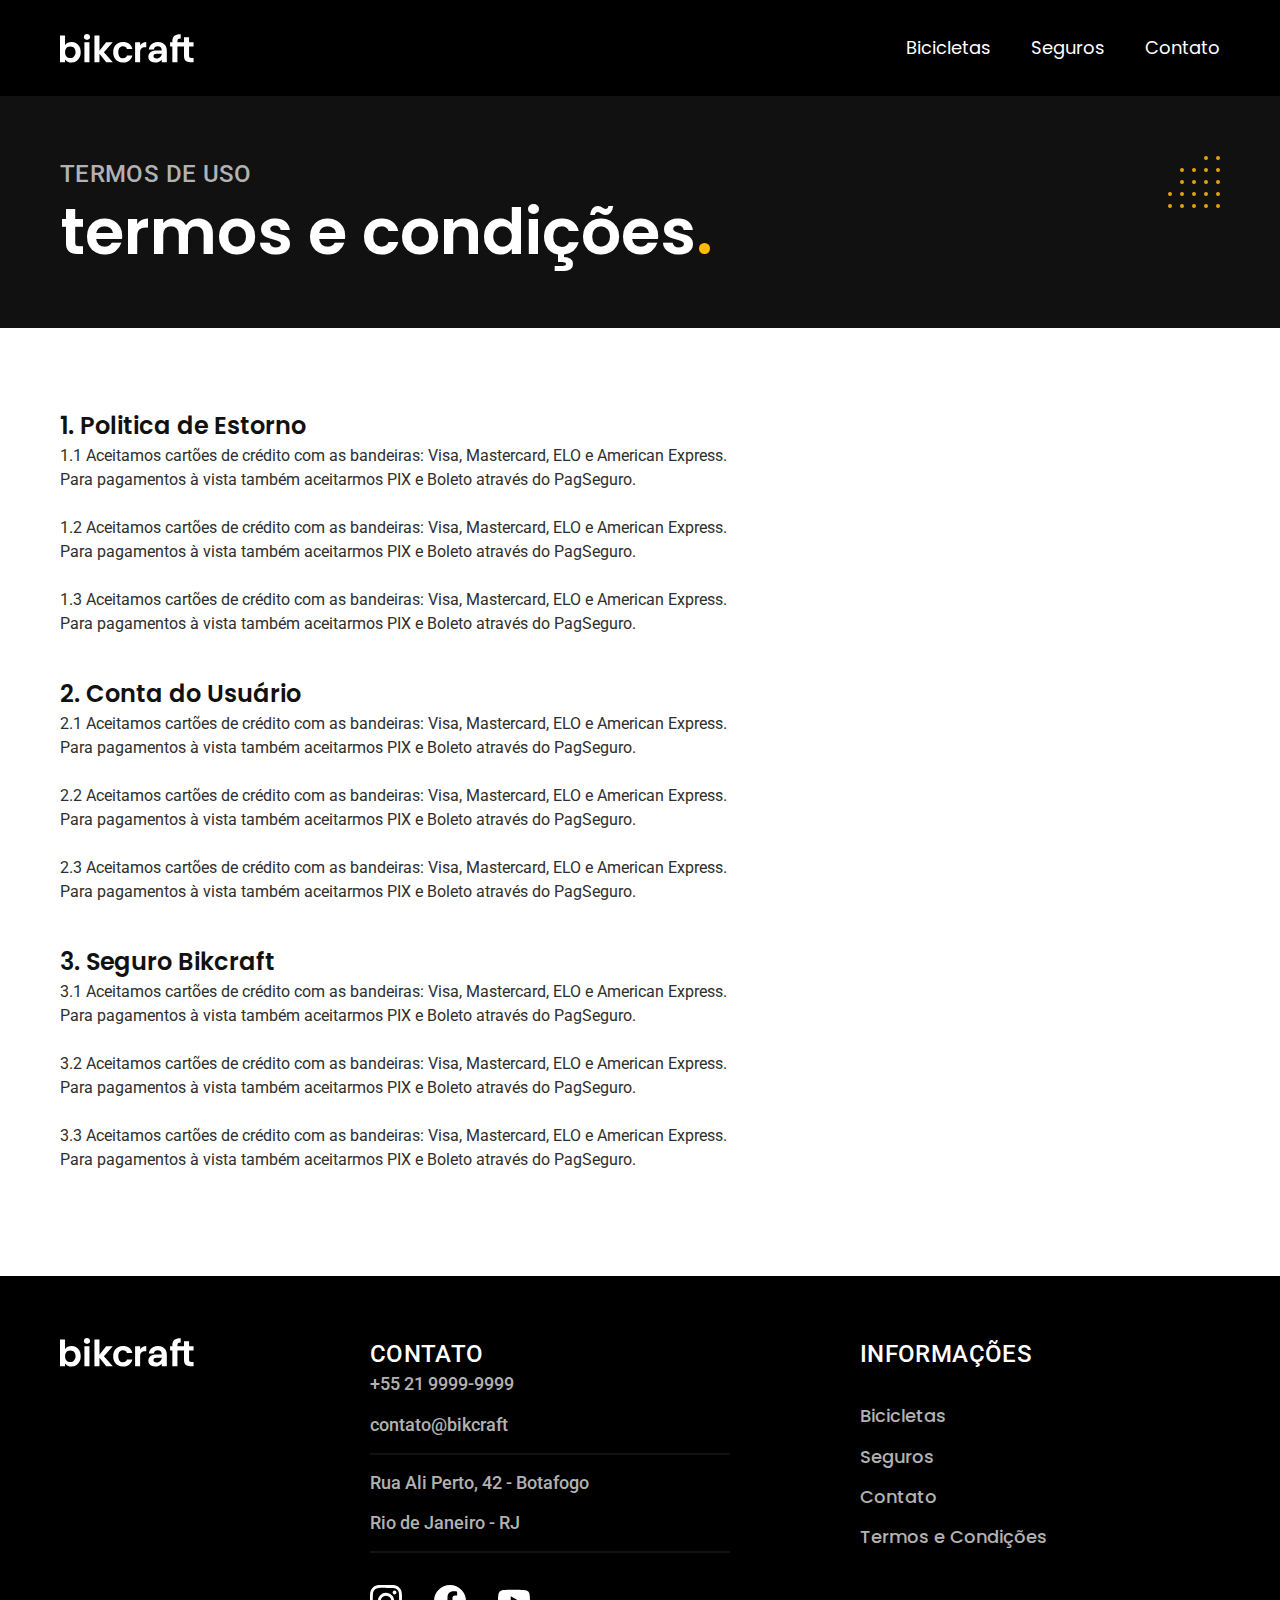
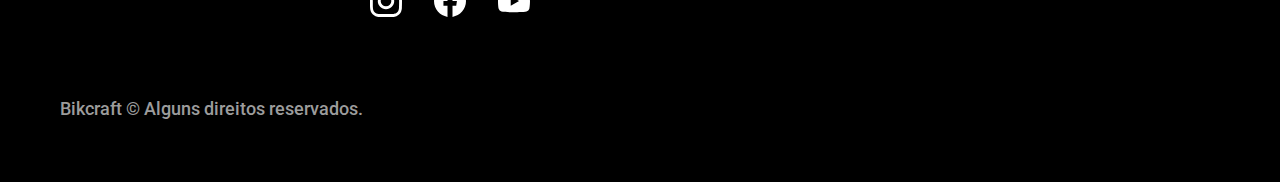
<file: termos.html>
<!DOCTYPE html>
<html lang="pt-br">

<head>
    <meta charset="UTF-8">
    <meta name="viewport" content="width=device-width, initial-scale=1.0">
    <title>Termos e Condições | Bikcraft</title>
    <meta name="description" content="Termos e Condições.">
    <link rel="stylesheet" href="./css/style.css">
    <link rel="preconnect" href="https://fonts.googleapis.com">
    <link rel="preconnect" href="https://fonts.gstatic.com" crossorigin>
    <link href="https://fonts.googleapis.com/css2?family=Roboto:wght@400;500&display=swap" rel="stylesheet">
    <link href="https://fonts.googleapis.com/css2?family=Poppins:wght@600&family=Roboto:wght@400;500&display=swap"
        rel="stylesheet">
    <link href="https://fonts.googleapis.com/css?family=Merriweather:400,700,900,900italic&display=swap"
        rel="stylesheet">

</head>

<body id="termos">
    <header class="header-bg">
        <div class="header container">
            <a href="./"><img src="./img/bikcraft.svg" alt="Bikcraft"></a>
            <nav aria-label="primaria">
                <ul class="header-menu font-1-m cor-0">
                    <li><a href="./bicicletas.html">Bicicletas</a></li>
                    <li><a href="./seguros.html">Seguros</a></li>
                    <li><a href="./contato.html">Contato</a></li>
                </ul>
            </nav>
        </div>
    </header>

    <main>
        <div class="titulo-bg">
            <div class="titulo container">
                <p class="font-2-l-b cor-5">Termos de uso</p>
                <h1 class="font-1-xxl cor-0">termos e condições<span class="cor-p1">.</span></h1>
            </div>
        </div>

        <div class="termos font-2-s cor-10 container">
            <h2 class="font-1-l cor-11">1. Politica de Estorno</h2>

            <p>1.1 Aceitamos cartões de crédito com as bandeiras: Visa, Mastercard, ELO e American Express.
                Para pagamentos à vista também aceitarmos PIX e Boleto através do PagSeguro.
            </p>

            <p>1.2 Aceitamos cartões de crédito com as bandeiras: Visa, Mastercard, ELO e American Express. Para
                pagamentos à vista também aceitarmos PIX e Boleto através do PagSeguro.
            </p>

            <p> 1.3 Aceitamos cartões de crédito com as bandeiras: Visa, Mastercard, ELO e American Express. Para
                pagamentos à vista também aceitarmos PIX e Boleto através do PagSeguro.
            </p>

            <h2 class="font-1-l cor-11">2. Conta do Usuário</h2>

            <p>2.1 Aceitamos cartões de crédito com as bandeiras: Visa, Mastercard, ELO e American Express.
                Para pagamentos à vista também aceitarmos PIX e Boleto através do PagSeguro.
            </p>

            <p>2.2 Aceitamos cartões de crédito com as bandeiras: Visa, Mastercard, ELO e American Express. Para
                pagamentos à vista também aceitarmos PIX e Boleto através do PagSeguro.
            </p>

            <p> 2.3 Aceitamos cartões de crédito com as bandeiras: Visa, Mastercard, ELO e American Express. Para
                pagamentos à vista também aceitarmos PIX e Boleto através do PagSeguro.
            </p>

            <h2 class="font-1-l cor-11">3. Seguro Bikcraft</h2>

            <p>3.1 Aceitamos cartões de crédito com as bandeiras: Visa, Mastercard, ELO e American Express.
                Para pagamentos à vista também aceitarmos PIX e Boleto através do PagSeguro.
            </p>

            <p>3.2 Aceitamos cartões de crédito com as bandeiras: Visa, Mastercard, ELO e American Express. Para
                pagamentos à vista também aceitarmos PIX e Boleto através do PagSeguro.
            </p>

            <p> 3.3 Aceitamos cartões de crédito com as bandeiras: Visa, Mastercard, ELO e American Express. Para
                pagamentos à vista também aceitarmos PIX e Boleto através do PagSeguro.
            </p>
        </div>
    </main>

    <footer class="footer-bg">
        <div class="footer container">
            <img src="./img/bikcraft.svg" alt="Bikcraft">
            <div class="footer-contato">
                <h2 class="font-2-l-b cor-0">Contato</h2>
                <ul class="cor-5 font-2-m">
                    <li><a href="tel:+552199999999">+55 21 9999-9999</a></li>
                    <li><a href="mailto:contato@bikcraft">contato@bikcraft</a></li>
                    <li>Rua Ali Perto, 42 - Botafogo</li>
                    <li>Rio de Janeiro - RJ</li>
                </ul>
                <div class="footer-redes">
                    <a href="./">
                        <img src="./img/redes/instagram.svg" alt="instagram">
                    </a>
                    <a href="./">
                        <img src="./img/redes/facebook.svg" alt="facebook">
                    </a>
                    <a href="./">
                        <img src="./img/redes/youtube.svg" alt="youtube">
                    </a>
                </div>
            </div>
            <div class="footer-informaceos">
                <h3 class="font-2-l-b cor-0">Informações</h3>
                <nav>
                    <ul class="font-1-m cor-5">
                        <li><a href="./bicicletas.html">Bicicletas</a></li>
                        <li><a href="./seguros.html">Seguros</a></li>
                        <li><a href="./contato.html">Contato</a></li>
                        <li><a href="./termos.html">Termos e Condições</a></li>
                    </ul>
                </nav>
            </div>

            <p class="font-2-m cor-6 footer-copy">Bikcraft © Alguns direitos reservados.</p>
        </div>
    </footer>
</body>

</html>
</file>
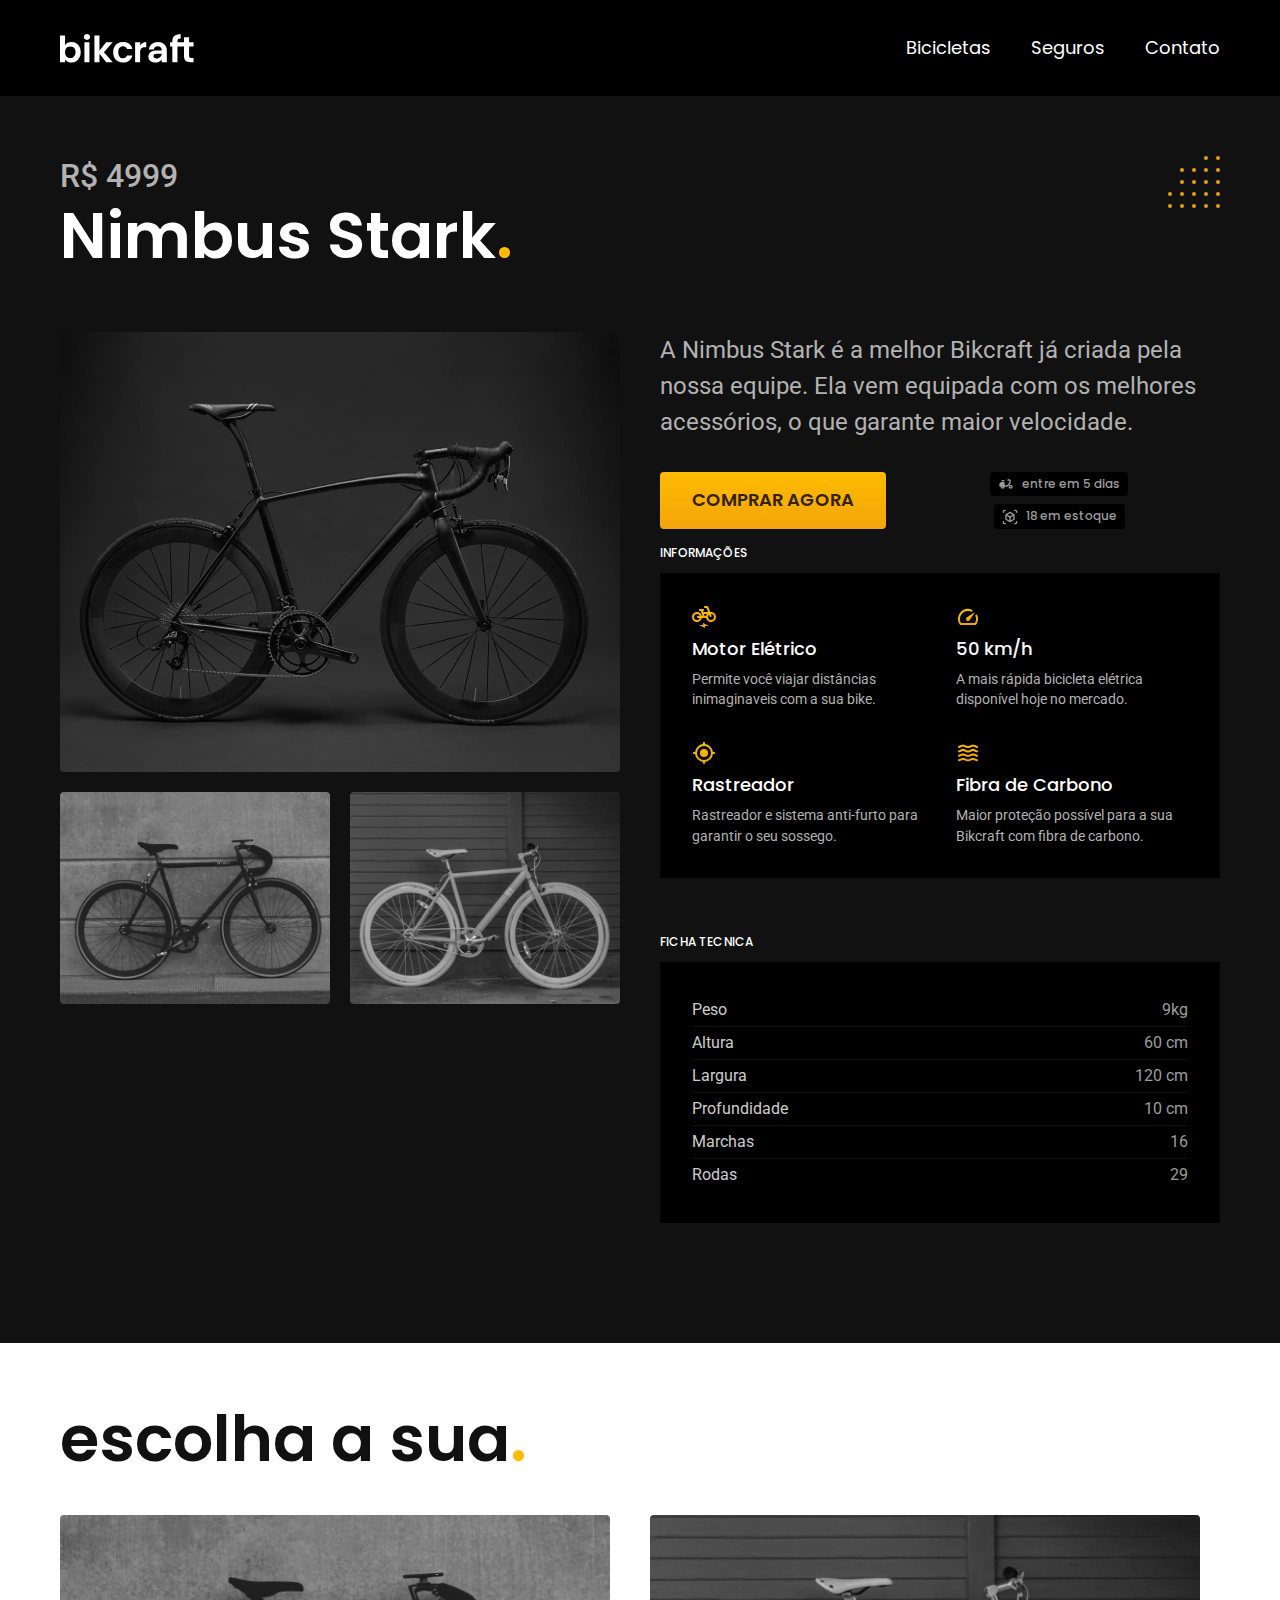
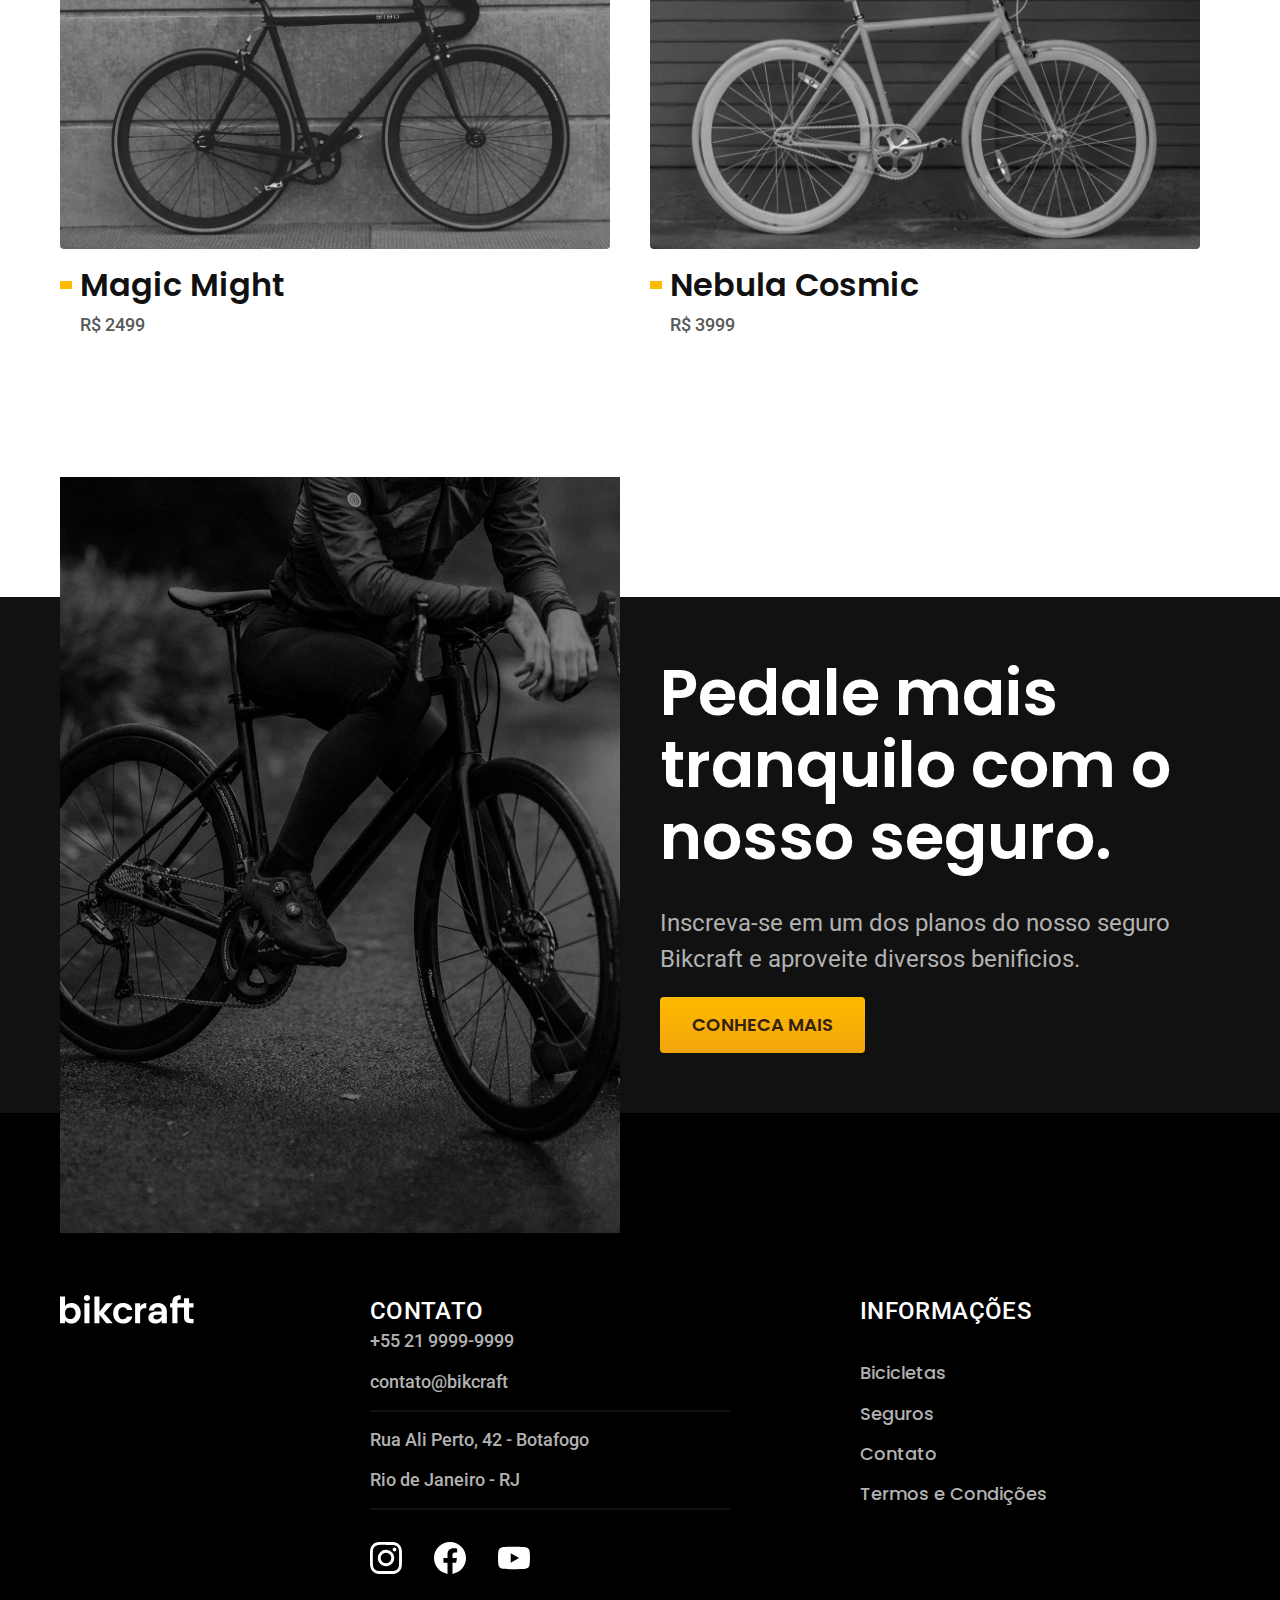
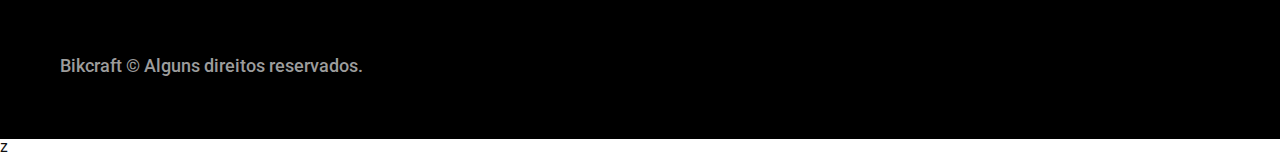
<file: bicicletas/nimbus.html>
<!DOCTYPE html>
<html lang="pt-br">

<head>
    <meta charset="UTF-8">
    <meta name="viewport" content="width=device-width, initial-scale=1.0">
    <title>Nimbus | Bikcraft</title>
    <meta name="description" content="Termos e Condições.">
    <link rel="stylesheet" href="../css/style.css">
    <link rel="preconnect" href="https://fonts.googleapis.com">
    <link rel="preconnect" href="https://fonts.gstatic.com" crossorigin>
    <link href="https://fonts.googleapis.com/css2?family=Roboto:wght@400;500&display=swap" rel="stylesheet">
    <link href="https://fonts.googleapis.com/css2?family=Poppins:wght@600&family=Roboto:wght@400;500&display=swap"
        rel="stylesheet">
    <link href="https://fonts.googleapis.com/css?family=Merriweather:400,700,900,900italic&display=swap"
        rel="stylesheet">

</head>

<body id="bicicleta">
    <header class="header-bg">
        <div class="header container">
            <a href="./"><img src="../img/bikcraft.svg" alt="Bikcraft"></a>
            <nav aria-label="primaria">
                <ul class="header-menu font-1-m cor-0">
                    <li><a href="../bicicletas.html">Bicicletas</a></li>
                    <li><a href="../seguros.html">Seguros</a></li>
                    <li><a href="../contato.html">Contato</a></li>
                </ul>
            </nav>
        </div>
    </header>

    <main class="titulo-bg">
        <div>
            <div class="titulo container">
                <p class="font-2-xl cor-5">R$ 4999</p>
                <h1 class="font-1-xxl cor-0">Nimbus Stark<span class="cor-p1">.</span></h1>
            </div>
        </div>
        <div class="bicicleta container">
            <div class="bicicleta-imagens">
                <img src="../img/bicicleta/nimbus1.jpg" alt="">
                <img src="../img/bicicleta/nimbus2.jpg" alt="">
                <img src="../img/bicicleta/nimbus3.jpg" alt="">
            </div>
            <div class="bicicleta-conteudo">
                <p class="font-2-l cor-5">A Nimbus Stark é a melhor Bikcraft já criada pela nossa equipe. Ela vem
                    equipada com os melhores acessórios, o que garante maior velocidade.
                </p>
                <div class="bicicleta-comprar">
                    <a class="botao" href="../orcamento.html">COMPRAR AGORA</a>
                    <span class="font-1-xs cor-6"><img src="../img/icones/entrega.svg" alt="">entre em 5 dias</span>
                    <span class="font-1-xs cor-6"><img src="../img/icones/estoque.svg" alt="">18 em estoque</span>
                </div>
            
            <h2 class="font-1-xs cor-0">Informações</h2>
            <ul class="bicicleta-informacoes">
                <li>
                    <img src="../img/icones/eletrica.svg"> 
                    <h3 class="font-1-m cor-0">Motor Elétrico</h3>
                    <p class="font-2-xs cor-5">Permite você viajar distâncias inimaginaveis com a sua bike.</p>
                </li>
                <li>
                    <img src="../img/icones/velocidade.svg" alt="">
                    <h3 class="font-1-m cor-0">50 km/h</h3>
                    <p class="font-2-xs cor-5">A mais rápida bicicleta elétrica disponível hoje no mercado.</p>
                </li>
                <li> 
                    <img src="../img/icones/rastreador.svg" alt="">
                    <h3 class="font-1-m cor-0">Rastreador</h3>
                    <p class="font-2-xs cor-5">Rastreador e sistema anti-furto para garantir o seu sossego.</p>
                </li>
                <li> 
                    <img src="../img/icones/carbono.svg"> 
                    <h3 class="font-1-m cor-0">Fibra de Carbono</h3>
                    <p class="font-2-xs cor-5">Maior proteção possível para a sua Bikcraft com fibra de carbono.</p>
                </li>
            </ul>
            <h2 class="font-1-xs cor-0">Ficha Tecnica</h2>
            <ul class="bicicleta-ficha font-2-s  cor-4 ">
                <li>Peso <span>9kg</span></li>
                <li>Altura <span>60 cm</span></li>
                <li>Largura <span>120 cm</span></li>
                <li>Profundidade <span>10 cm</span></li>
                <li>Marchas <span>16</span></li>
                <li>Rodas <span>29</span></li>
            </ul>
        </div>
        </div>
    </main>

    <article class="bicicletas-lista container">
        <h2 class="font-1-xxl">escolha a sua<span class="cor-p1">.</span></h2>
        <ul>
            <li>
                <a href="./magic.html">
                    <img src="../img/bicicletas/magic.jpg" alt="Bicicleta preta">
                    <h3 class="font-1-xl">Magic Might</h3>
                    <span class="font-2-m cor-8">R$ 2499</span>
                </a>
            </li>
            <li>
                <a href="./nebula.html">
                    <img src="../img/bicicletas/nebula.jpg" alt="Bicicleta preta">
                    <h3 class="font-1-xl">Nebula Cosmic</h3>
                    <span class="font-2-m cor-8">R$ 3999</span>
                </a>
            </li>
        </ul>
    </article>

    <article class="seguro-bg">
        <div class="seguro container">
            <div class="seguro-imagem">
                <img src="../img/fotos/seguros.jpg  " alt="">
            </div>
            <div class="seguro-conteudo">
                <h2 class="font-1-xxl cor-0">Pedale mais tranquilo com o nosso <span>seguro.</span></h2>
                <p class="font-2-l cor-5">Inscreva-se em um dos planos do nosso seguro Bikcraft e aproveite diversos benificios.</p>
                <a class="botao" href="../seguros.html ">Conheca Mais</a>
            </div>
        </div>
    </article>

    <footer class="footer-bg">
        <div class="footer container">
            <img src="../img/bikcraft.svg" alt="Bikcraft">
            <div class="footer-contato">
                <h2 class="font-2-l-b cor-0">Contato</h2>
                <ul class="cor-5 font-2-m">
                    <li><a href="tel:+552199999999">+55 21 9999-9999</a></li>
                    <li><a href="mailto:contato@bikcraft">contato@bikcraft</a></li>
                    <li>Rua Ali Perto, 42 - Botafogo</li>
                    <li>Rio de Janeiro - RJ</li>
                </ul>
                <div class="footer-redes">
                    <a href="./">
                        <img src="../img/redes/instagram.svg" alt="instagram">
                    </a>
                    <a href="./">
                        <img src="../img/redes/facebook.svg" alt="facebook">
                    </a>
                    <a href="./">
                        <img src="../img/redes/youtube.svg" alt="youtube">
                    </a>
                </div>
            </div>
            <div class="footer-informaceos">
                <h3 class="font-2-l-b cor-0">Informações</h3>
                <nav>
                    <ul class="font-1-m cor-5">
                        <li><a href="../bicicletas.html">Bicicletas</a></li>
                        <li><a href="../seguros.html">Seguros</a></li>
                        <li><a href="../contato.html">Contato</a></li>
                        <li><a href="../termos.html">Termos e Condições</a></li>
                    </ul>
                </nav>
            </div>

            <p class="font-2-m cor-6 footer-copy">Bikcraft © Alguns direitos reservados.</p>
        </div>
    </footer>
</body>z

</html>
</file>
<file: css/style.css>
@import "./global/reset.css";
@import "./utilidades/tipografia.css";

@import "./global/header.css";
@import "./global/footer.css";

/* Utilitarios */
@import "./utilidades/componentes.css";
@import "./utilidades/cores.css";
@import "./utilidades/formulario.css";

/* Home */
@import "./home/introducao.css";
@import "./home/tecnologia.css";
@import "./home/parceiros.css";
@import "./home/depoimento.css";


/* Bicicletas */
@import "./bicicletas/bicicletas-lista.css";
@import "./bicicletas/bicicletas.css";

/* Bicicleta */
@import "./bicicleta/bicicleta.css";
@import "./bicicleta/seguro.css";

/* Seguros */
@import "./seguros/seguros.css";
@import "./seguros/perguntas.css";
@import "./seguros/vantagens.css";

/* Contato */
@import "./contato/contato.css";
@import "./contato/lojas.css";

/* Orcamento */
@import "./orcamento/orcamento.css";

/* Termos */
@import "./termos.css/termos.css";

body {
    font-family: Arial, Helvetica, sans-serif;
    color: var(--c11);
}
</file>
